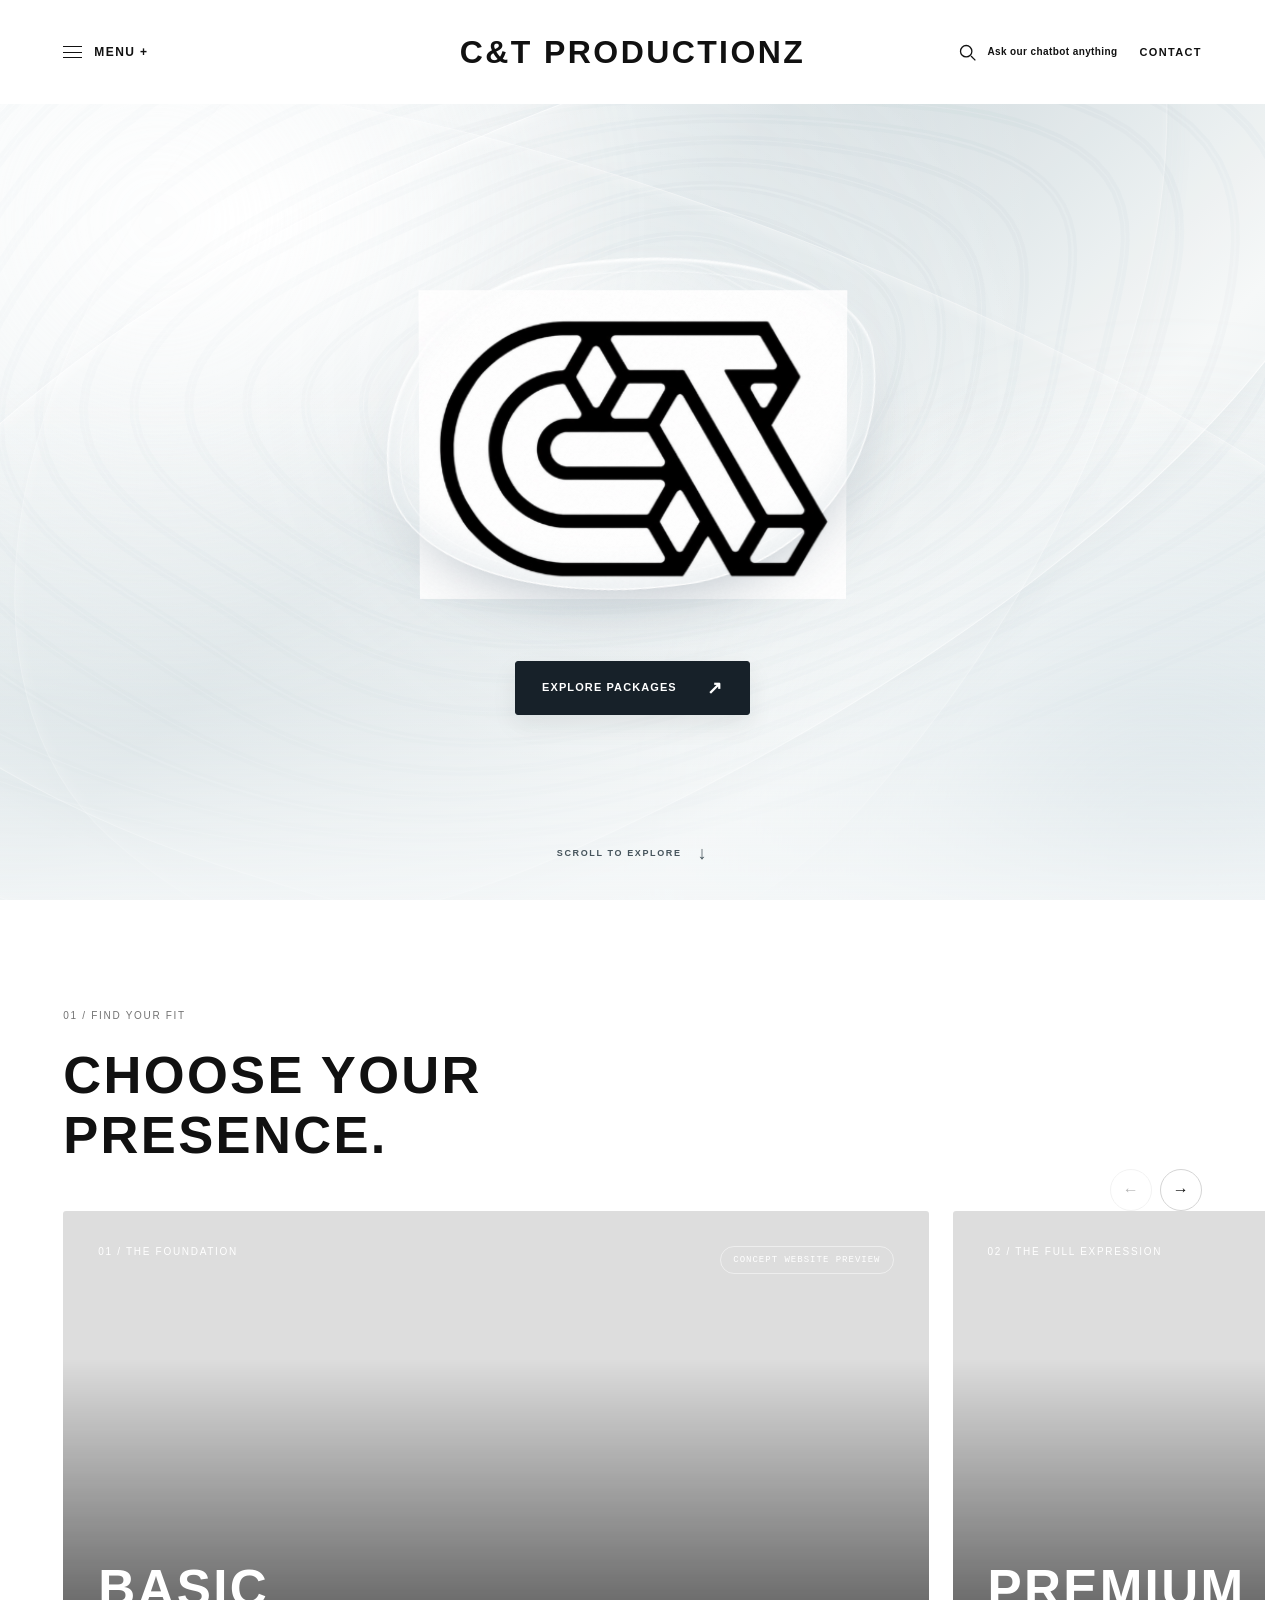
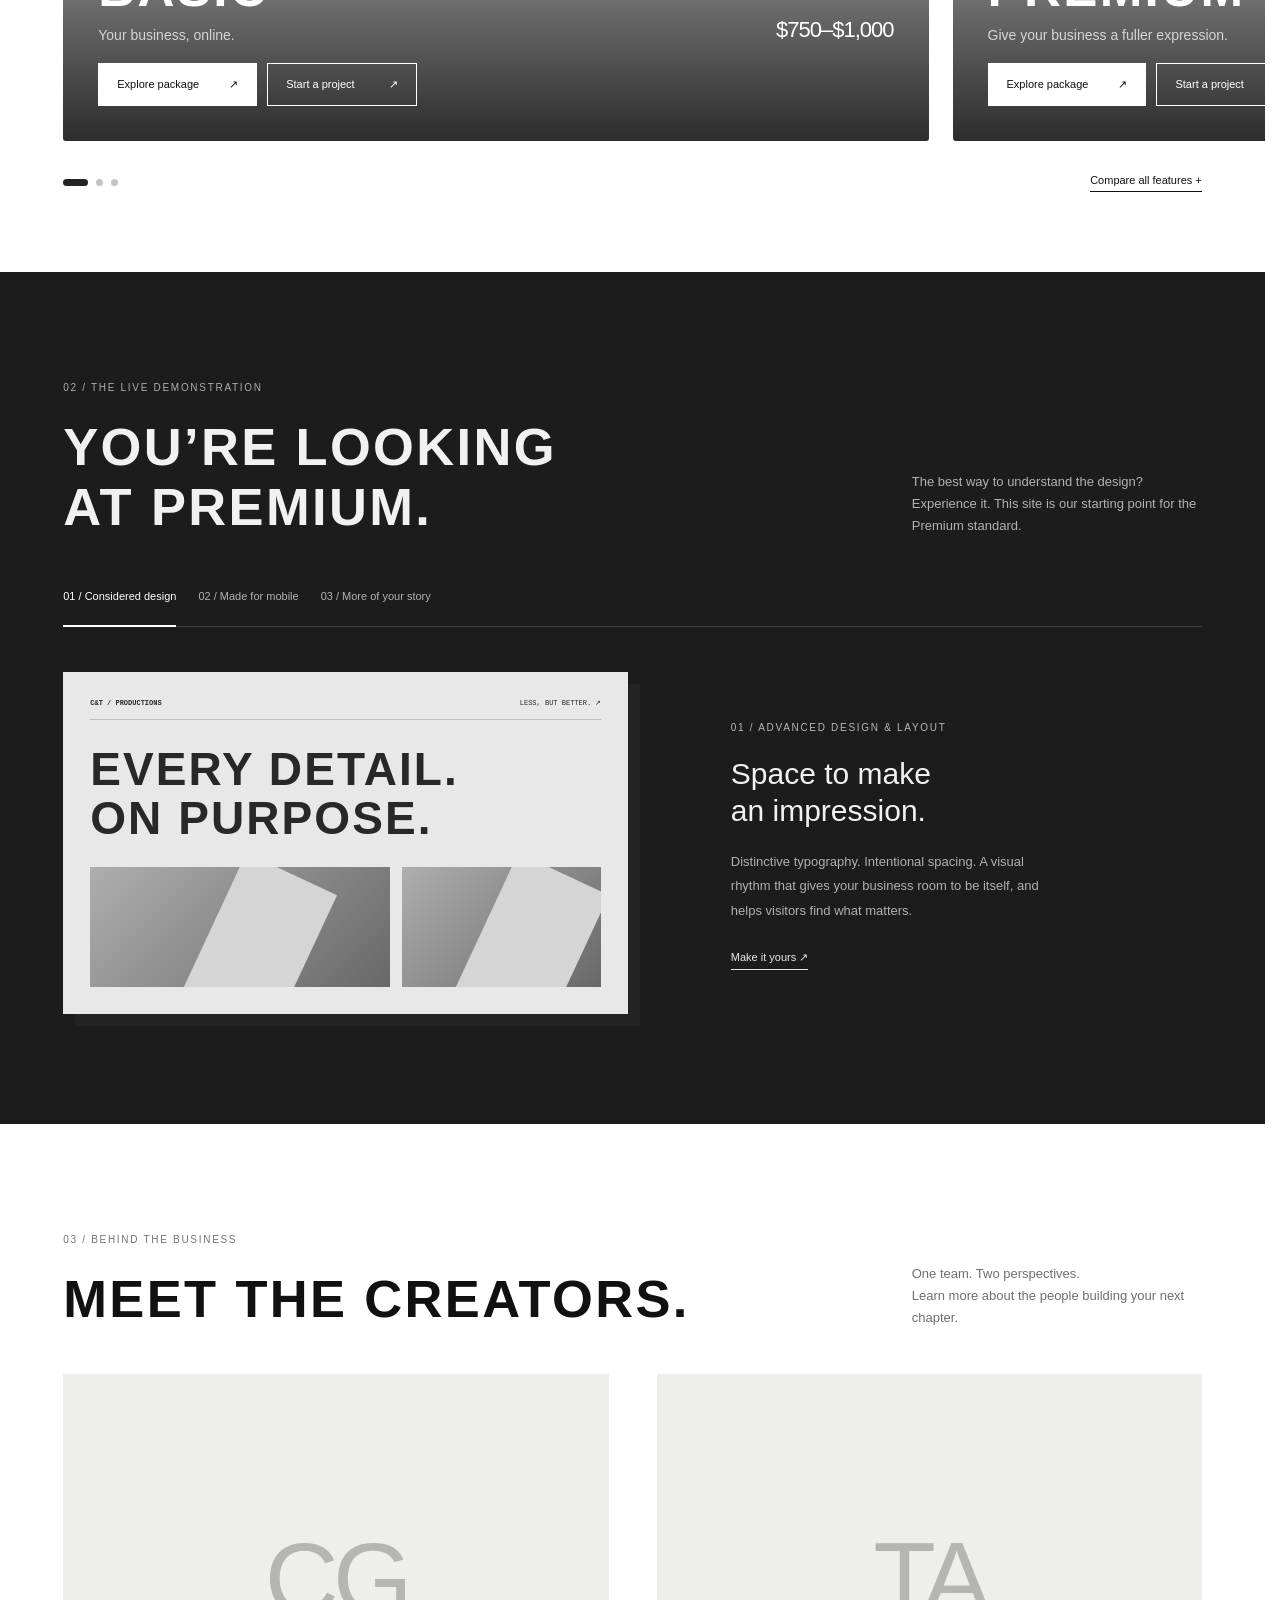
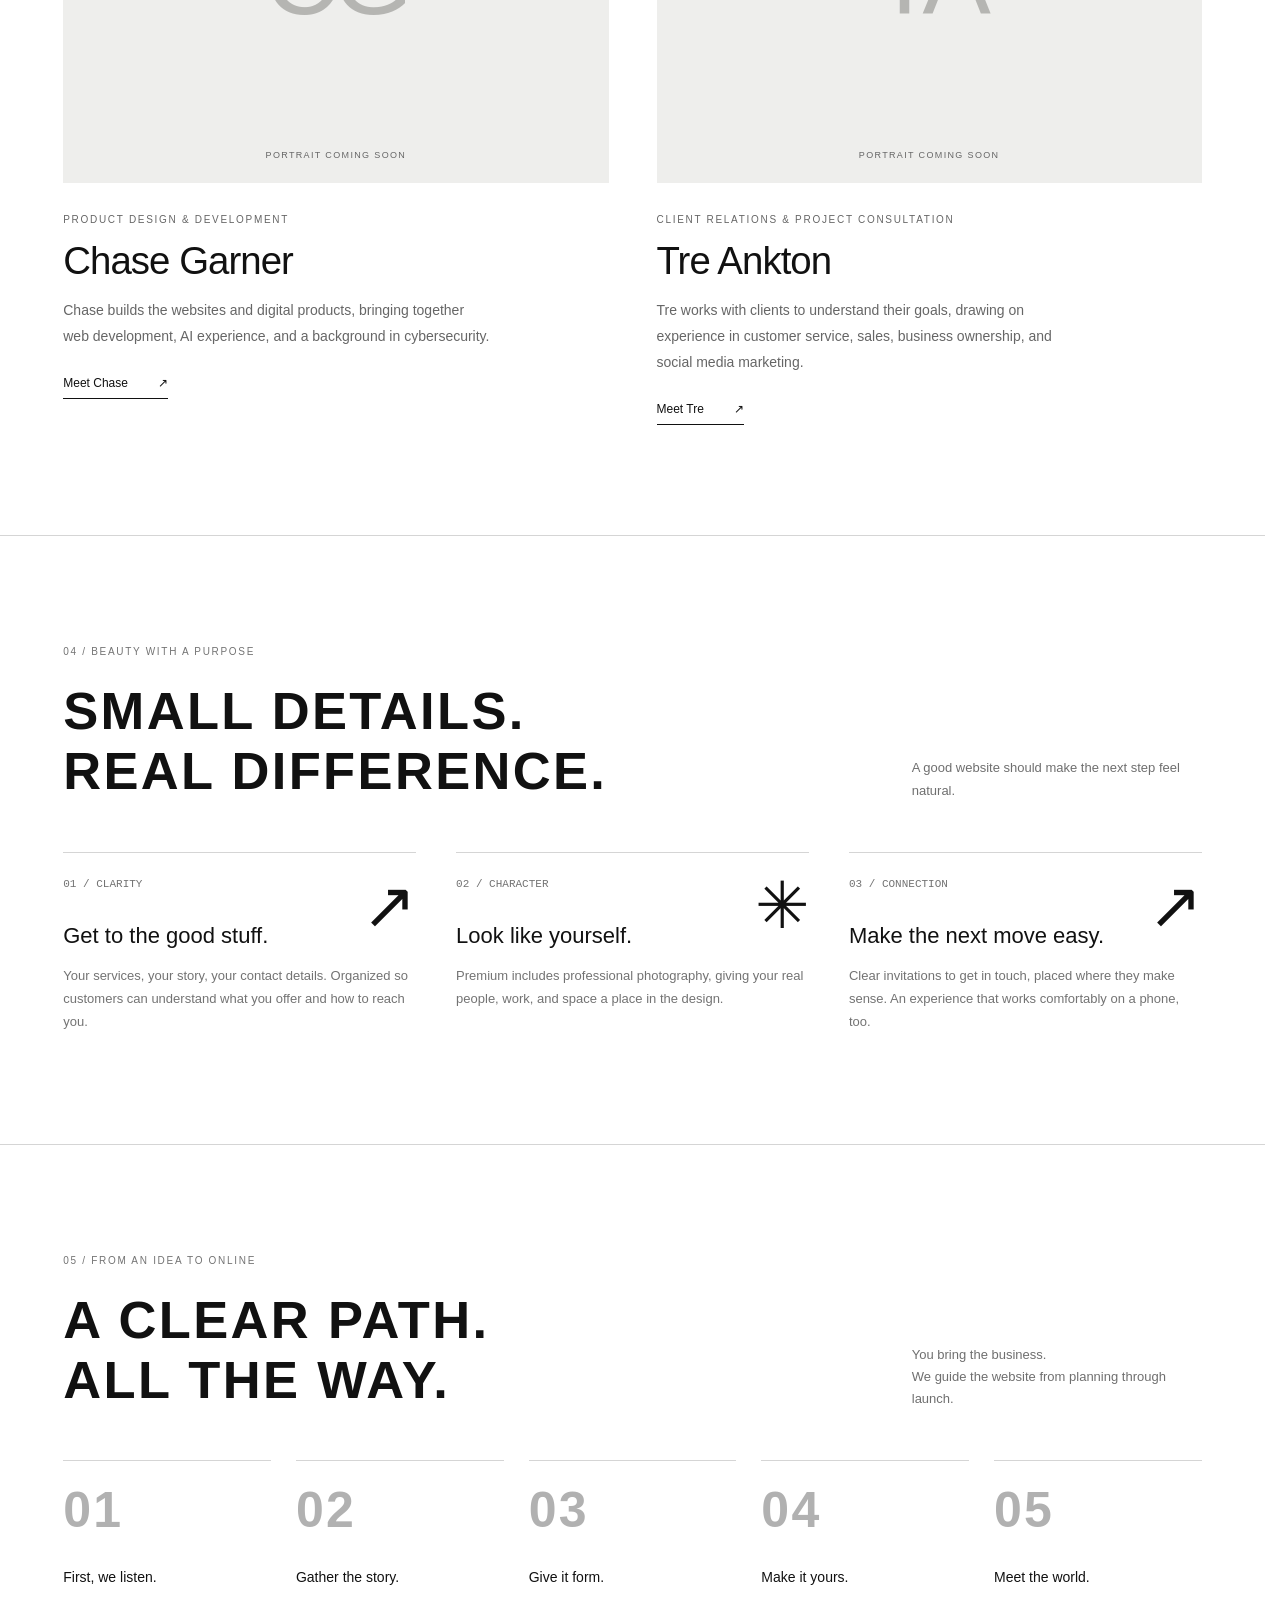
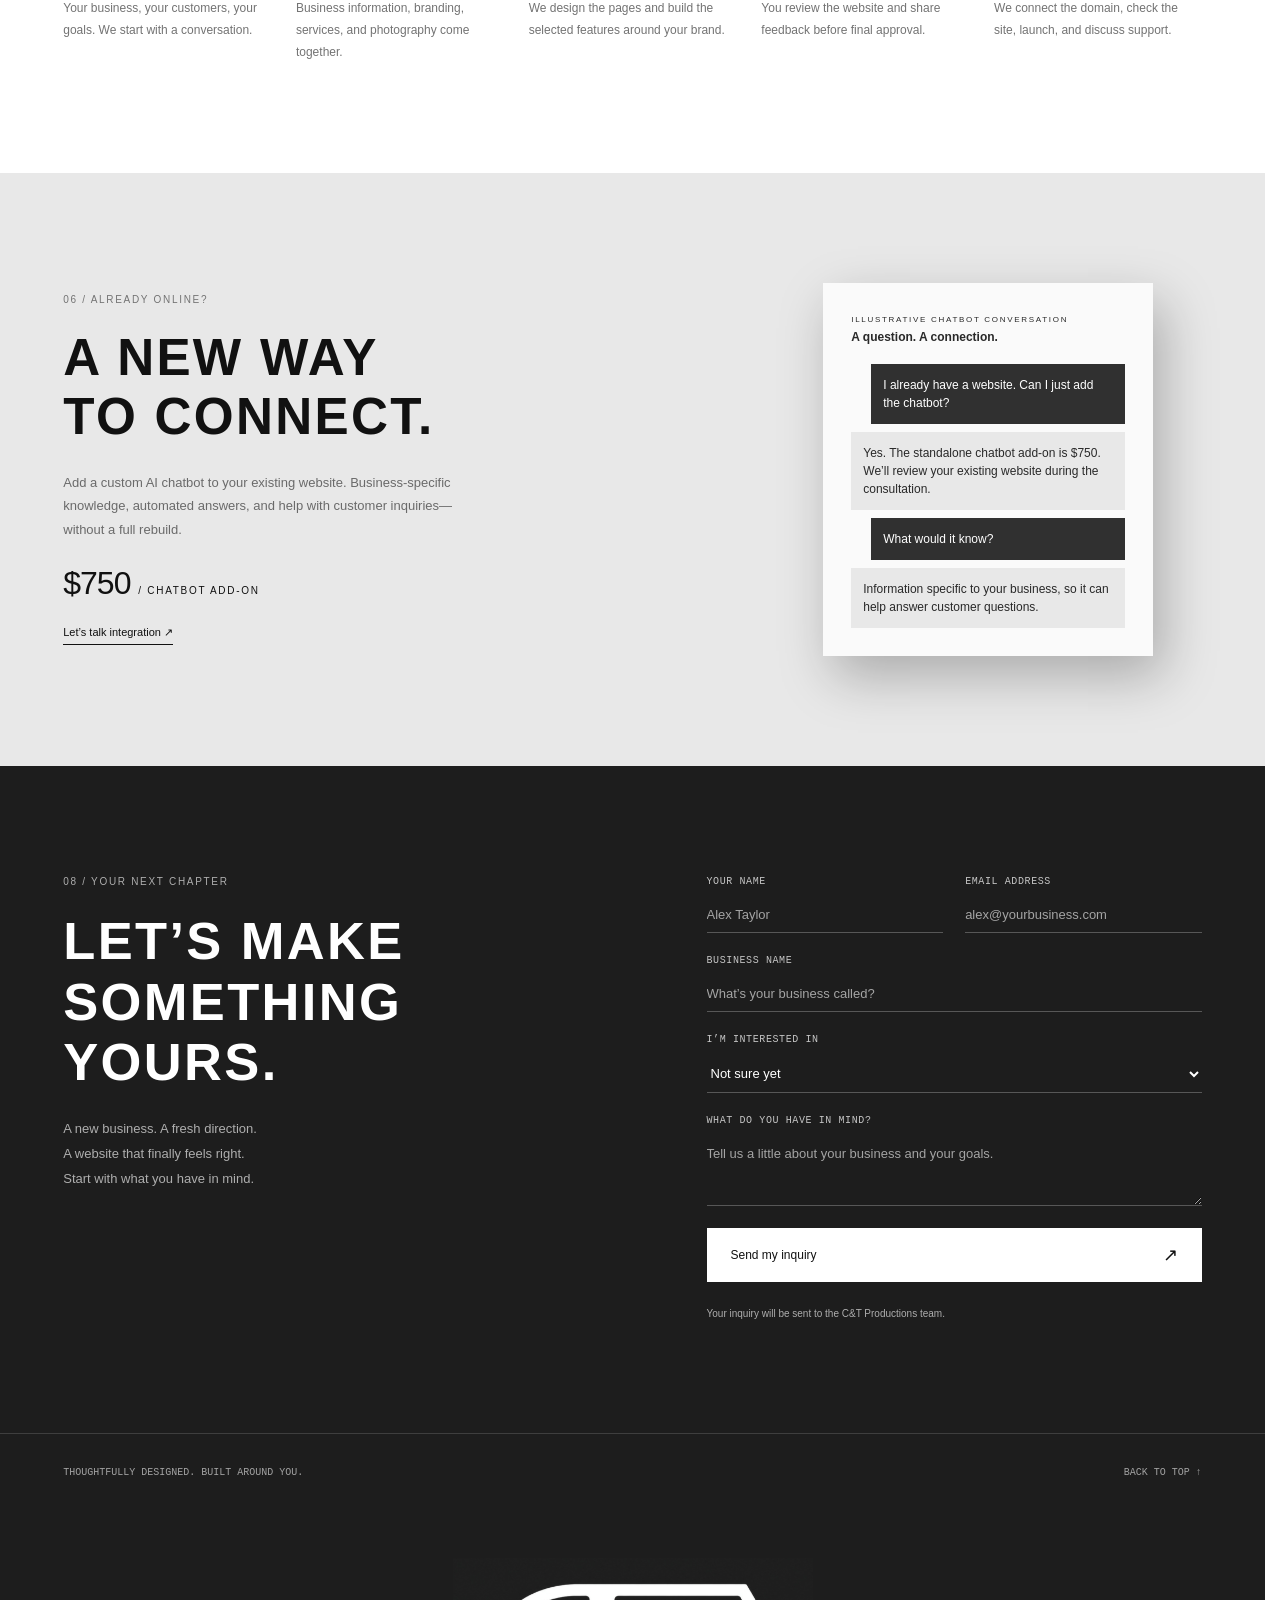
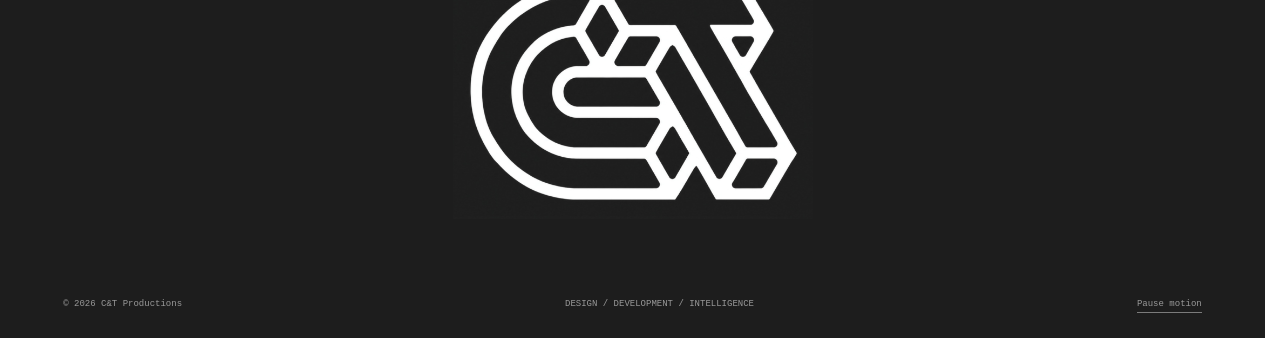
<file: index.html>
<!DOCTYPE html>
<html lang="en">
  <head>
    <meta charset="UTF-8">
    <meta name="viewport" content="width=device-width,initial-scale=1">
    <meta name="description" content="Custom websites, considered design, and AI chatbot integrations. Explore our Basic, Premium, and Premium + Chatbot website packages.">
    <meta name="theme-color" content="#f5f5f1">
    <title>
      C&amp;T Productions — Websites with presence
    </title>
    <link rel="stylesheet" href="style.css">
    <link rel="stylesheet" href="chatbot.css">
    <link rel="icon" href="images/C&amp;T-Logo.jpeg">
<script src="chatbot.js" defer></script>
    <script src="script.js" defer>

    </script>
  </head>
  <body>
    <a class="skip" href="#main">
      Skip to content
    </a>
    <header class="site-header wrap">
      <button class="menu" aria-controls="navigation" aria-expanded="false">Menu</button>
      <a class="brand" href="index.html" aria-label="C&T Productionz home">
        C&amp;T Productionz
      </a>
      <a class="header-contact" href="#contact">Contact</a>
      <nav id="navigation" aria-label="Main navigation">
        <a href="#packages">The packages</a>
        <a href="#premium">The difference</a>
        <a href="#studio">Our studio</a>
        <a href="#process">Our process</a>
        <a href="#contact">Let’s talk</a>
      </nav>
    </header>
    <main id="main">
      <section
  class="hero liquid-hero"
  id="home"
  aria-labelledby="hero-title"
>
  <!-- Water and reflected light -->
  <div class="liquid-scene" aria-hidden="true">
    <canvas class="liquid-canvas"></canvas>

    <div class="liquid-glow liquid-glow-one"></div>
    <div class="liquid-glow liquid-glow-two"></div>

    <div class="liquid-rings">
      <span></span>
      <span></span>
      <span></span>
    </div>
  </div>

  <div class="liquid-hero-inner">
    <!-- Glass surface and floating logo -->
    <div class="liquid-logo-stage">
      <div class="liquid-glass" aria-hidden="true">
        <div class="liquid-glass-shine"></div>
      </div>

      <div class="liquid-logo-float">
        <img
          class="liquid-logo"
          src="images/C&amp;T-Logo.jpeg"
          alt="C&T Productions"
          width="1333"
          height="964"
          fetchpriority="high"
          decoding="async"
        >
      </div>
    </div>

    <a class="pill liquid-cta" href="#packages">
      Explore packages
      <span aria-hidden="true">↗</span>
    </a>
  </div>

  <a class="liquid-scroll" href="#packages">
    <span>Scroll to explore</span>
    <span aria-hidden="true">↓</span>
  </a>
</section>

      <section class="section packages" id="packages">
        <div class="wrap packages-head reveal">
          <div class="section-head">
            <div>
              <span class="label eyebrow">
                01 / Find your fit
              </span>
              <h2>
                CHOOSE YOUR
                <br>
                PRESENCE.
              </h2>
            </div>
          </div>
          <div class="controls">
            <button class="control" id="previous" aria-label="Previous package">
              ←
            </button>
            <button class="control" id="next" aria-label="Next package">
              →
            </button>
          </div>
        </div>
        <div class="rail" aria-label="Website packages" tabindex="0">
          <article class="package">
            <div class="package-visual visual-basic" aria-hidden="true">
              <div class="browser-mock">
                <div class="mock-nav">
                  <b>
                    ATELIER / 01
                  </b>
                  <span>
                    ABOUT
                    &nbsp;
                    WORK
                    &nbsp;
                    CONTACT
                  </span>
                </div>
                <div class="mock-content">
                  <div class="mock-title">
                    A place
                    <br>
                    to begin.
                  </div>
                  <div class="mock-sub">
                    Thoughtfully made.
                    <br>
                    Beautifully simple.
                    <br>
                    <br>
                    EXPLORE THE STUDIO ↗
                  </div>
                  <div class="mock-art">
                  </div>
                </div>
              </div>
            </div>
            <div class="package-top">
              <span class="label">
                01 / The foundation
              </span>
              <span class="tag">
                CONCEPT WEBSITE PREVIEW
              </span>
            </div>
            <div>
              <div class="package-bottom">
                <div>
                  <h3>
                    BASIC
                  </h3>
                  <p class="desc">
                    Your business, online.
                  </p>
                </div>
                <div class="price">
                  $750–$1,000
                </div>
              </div>
              <div class="package-buttons">
                <button class="pill light explore" data-package="Basic">
                  Explore package
                  <span aria-hidden="true">
                    ↗
                  </span>
                </button>
                <a class="pill ghost select-package" data-package="Basic" href="#contact">
                  Start a project
                  <span aria-hidden="true">
                    ↗
                  </span>
                </a>
              </div>
            </div>
          </article>
          <article class="package">
            <div class="package-visual visual-premium" aria-hidden="true">
              <div class="browser-mock">
                <div class="mock-nav">
                  <b>
                    STILL / ARCHITECTURE
                  </b>
                  <span>
                    SPACES
                    &nbsp;
                    APPROACH
                    &nbsp;
                    STUDIO
                  </span>
                </div>
                <div class="mock-content">
                  <div class="mock-title">
                    Space
                    <br>
                    to feel
                    <br>
                    something.
                  </div>
                  <div class="mock-art">
                  </div>
                </div>
              </div>
            </div>
            <div class="package-top">
              <span class="label">
                02 / The full expression
              </span>
              <span class="tag">
                THIS WEBSITE’S DESIGN TIER
              </span>
            </div>
            <div>
              <div class="package-bottom">
                <div>
                  <h3>
                    PREMIUM
                  </h3>
                  <p class="desc">
                    Give your business a fuller expression.
                  </p>
                </div>
                <div class="price">
                  $1,500
                </div>
              </div>
              <div class="package-buttons">
                <button class="pill light explore" data-package="Premium">
                  Explore package
                  <span aria-hidden="true">
                    ↗
                  </span>
                </button>
                <a class="pill ghost select-package" data-package="Premium" href="#contact">
                  Start a project
                  <span aria-hidden="true">
                    ↗
                  </span>
                </a>
              </div>
            </div>
          </article>
          <article class="package">
            <div class="package-visual visual-ai" aria-hidden="true">
              <div class="browser-mock">
                <div class="mock-nav">
                  <b>
                    C&amp;T / PRODUCTIONS
                  </b>
                  <span>
                    DESIGNED AROUND YOU
                  </span>
                </div>
                <div class="mock-content">
                  <div class="mock-title">
                    Always
                    <br>
                    another
                    <br>
                    possibility.
                  </div>
                  <div class="mock-art">
                  </div>
                </div>
              </div>
              <div class="chat-sample">
                <span class="label">
                  SAMPLE CONVERSATION
                </span>
                <strong>
                  A little help, anytime.
                </strong>
                <div class="bubble right">
                  Can you help me choose?
                </div>
                <div class="bubble">
                  Of course. Tell me a little about your business.
                </div>
              </div>
            </div>
            <div class="package-top">
              <span class="label">
                03 / An extra connection
              </span>
              <span class="tag">
                CONCEPT WEBSITE PREVIEW
              </span>
            </div>
            <div>
              <div class="package-bottom">
                <div>
                  <h3>
                    PREMIUM + AI
                  </h3>
                  <p class="desc">
                    The Premium + Chatbot package.
                  </p>
                </div>
                <div class="price">
                  $2,000
                </div>
              </div>
              <div class="package-buttons">
                <button class="pill light explore" data-package="Premium + Chatbot">
                  Explore package
                  <span aria-hidden="true">
                    ↗
                  </span>
                </button>
                <a class="pill ghost select-package" data-package="Premium + Chatbot" href="#contact">
                  Start a project
                  <span aria-hidden="true">
                    ↗
                  </span>
                </a>
              </div>
            </div>
          </article>
        </div>
        <div class="wrap rail-footer">
          <div class="dots" aria-label="Select package">
            <button class="dot" aria-label="Show Basic package" aria-current="true">
            </button>
            <button class="dot" aria-label="Show Premium package" aria-current="false">
            </button>
            <button class="dot" aria-label="Show Premium plus Chatbot package" aria-current="false">
            </button>
          </div>
          <button class="compare" aria-expanded="false" aria-controls="comparison">
            Compare all features +
          </button>
        </div>
        <div class="comparison" id="comparison" hidden>
          <table>
            <caption class="label">
              Your package, at a glance
            </caption>
            <thead>
              <tr>
                <th scope="col">
                  Included features
                </th>
                <th scope="col">
                  Basic
                </th>
                <th scope="col">
                  Premium
                </th>
                <th scope="col">
                  Premium + Chatbot
                </th>
              </tr>
            </thead>
            <tbody>
              <tr>
                <th scope="row">
                  Custom, mobile-friendly website
                </th>
                <td>
                  Yes
                </td>
                <td>
                  Yes
                </td>
                <td>
                  Yes
                </td>
              </tr>
              <tr>
                <th scope="row">
                  Contact
                  &
                  business information
                </th>
                <td>
                  Yes
                </td>
                <td>
                  Yes
                </td>
                <td>
                  Yes
                </td>
              </tr>
              <tr>
                <th scope="row">
                  Basic search engine setup
                </th>
                <td>
                  Yes
                </td>
                <td>
                  Yes
                </td>
                <td>
                  Yes
                </td>
              </tr>
              <tr>
                <th scope="row">
                  Professional photography
                </th>
                <td>
                  —
                </td>
                <td>
                  Yes
                </td>
                <td>
                  Yes
                </td>
              </tr>
              <tr>
                <th scope="row">
                  Advanced design
                  &
                  layout
                </th>
                <td>
                  —
                </td>
                <td>
                  Yes
                </td>
                <td>
                  Yes
                </td>
              </tr>
              <tr>
                <th scope="row">
                  Expanded content sections
                </th>
                <td>
                  —
                </td>
                <td>
                  Yes
                </td>
                <td>
                  Yes
                </td>
              </tr>
              <tr>
                <th scope="row">
                  AI chatbot
                  &
                  24/7 automated answers
                </th>
                <td>
                  —
                </td>
                <td>
                  —
                </td>
                <td>
                  Yes
                </td>
              </tr>
              <tr>
                <th scope="row">
                  Business-specific AI knowledge
                </th>
                <td>
                  —
                </td>
                <td>
                  —
                </td>
                <td>
                  Yes
                </td>
              </tr>
              <tr>
                <th scope="row">
                  Lead
                  &
                  inquiry assistance
                </th>
                <td>
                  —
                </td>
                <td>
                  —
                </td>
                <td>
                  Yes
                </td>
              </tr>
            </tbody>
          </table>
          <p>
            Every project is tailored to the business. Final scope is confirmed during consultation.
          </p>
        </div>
      </section>
      <section class="section premium wrap" id="premium">
        <div class="section-head reveal">
          <div>
            <span class="label eyebrow">
              02 / The live demonstration
            </span>
            <h2>
              YOU’RE LOOKING
              <br>
              AT PREMIUM.
            </h2>
          </div>
          <p>
            The best way to understand the design?
            <br>
            Experience it. This site is our starting point for the Premium standard.
          </p>
        </div>
        <div class="feature-tabs" role="tablist" aria-label="Explore Premium features">
          <button role="tab" id="tab-design" aria-selected="true" aria-controls="feature-panel" data-feature="design">
            01 / Considered design
          </button>
          <button role="tab" id="tab-mobile" aria-selected="false" aria-controls="feature-panel" tabindex="-1" data-feature="mobile">
            02 / Made for mobile
          </button>
          <button role="tab" id="tab-content" aria-selected="false" aria-controls="feature-panel" tabindex="-1" data-feature="content">
            03 / More of your story
          </button>
        </div>
        <div class="feature-stage" id="feature-panel" role="tabpanel" aria-labelledby="tab-design">
          <div class="demo-window" aria-hidden="true">
            <div class="mock-nav">
              <b>
                C&amp;T / PRODUCTIONS
              </b>
              <span>
                LESS, BUT BETTER. ↗
              </span>
            </div>
            <div class="mock-title">
              EVERY DETAIL.
              <br>
              ON PURPOSE.
            </div>
            <div class="demo-bars">
              <div>
              </div>
              <div>
              </div>
              <div hidden>
              </div>
            </div>
          </div>
          <div class="feature-copy">
            <span class="label" id="feature-number">
              01 / Advanced design
              &
              layout
            </span>
            <h3 id="feature-title">
              Space to make
              <br>
              an impression.
            </h3>
            <p id="feature-description">
              Distinctive typography. Intentional spacing. A visual rhythm that gives your business room to be itself, and helps visitors find what matters.
            </p>
            <a class="textlink select-package" data-package="Premium" href="#contact">
              Make it yours ↗
            </a>
          </div>
        </div>
      </section>
      <section class="section wrap creators" id="studio" aria-labelledby="creators-title">
      <div class="section-head reveal">
        <div><span class="label eyebrow">03 / Behind the business</span><h2 id="creators-title">Meet the creators.</h2></div>
        <p>One team. Two perspectives.<br>Learn more about the people building your next chapter.</p>
      </div>
      <div class="creator-grid"><a class="creator-card reveal" href="chase-garner.html" aria-label="Learn more about Chase Garner">
        <div class="creator-photo" role="img" aria-label="Photo placeholder for Chase Garner">
          <!-- Replace this div with an img using the same classes when your portrait is ready. -->
          <span class="creator-initials" aria-hidden="true">CG</span>
          <span class="creator-photo-label">Portrait coming soon</span>
        </div>
        <div class="creator-card-copy">
          <p class="label creator-role">Product Design & Development</p>
          <h3>Chase Garner</h3>
          <p>Chase builds the websites and digital products, bringing together web development, AI experience, and a background in cybersecurity.</p>
          <span class="creator-link">Meet Chase <span aria-hidden="true">↗</span></span>
        </div>
      </a>
<a class="creator-card reveal" href="tre-ankton.html" aria-label="Learn more about Tre Ankton">
        <div class="creator-photo" role="img" aria-label="Photo placeholder for Tre Ankton">
          <!-- Replace this div with an img using the same classes when your portrait is ready. -->
          <span class="creator-initials" aria-hidden="true">TA</span>
          <span class="creator-photo-label">Portrait coming soon</span>
        </div>
        <div class="creator-card-copy">
          <p class="label creator-role">Client Relations & Project Consultation</p>
          <h3>Tre Ankton</h3>
          <p>Tre works with clients to understand their goals, drawing on experience in customer service, sales, business ownership, and social media marketing.</p>
          <span class="creator-link">Meet Tre <span aria-hidden="true">↗</span></span>
        </div>
      </a></div>
    </section>
      <section class="section wrap">
        <div class="section-head reveal">
          <div>
            <span class="label eyebrow">
              04 / Beauty with a purpose
            </span>
            <h2>
              SMALL DETAILS.
              <br>
              REAL DIFFERENCE.
            </h2>
          </div>
          <p>
            A good website should make the next step feel natural.
          </p>
        </div>
        <div class="detail-grid">
          <article class="detail reveal">
            <span class="index">
              01 / CLARITY
            </span>
            <span class="detail-symbol" aria-hidden="true">
              ↗
            </span>
            <h3>
              Get to the good stuff.
            </h3>
            <p>
              Your services, your story, your contact details. Organized so customers can understand what you offer and how to reach you.
            </p>
          </article>
          <article class="detail reveal">
            <span class="index">
              02 / CHARACTER
            </span>
            <span class="detail-symbol" aria-hidden="true">
              ✳
            </span>
            <h3>
              Look like yourself.
            </h3>
            <p>
              Premium includes professional photography, giving your real people, work, and space a place in the design.
            </p>
          </article>
          <article class="detail reveal">
            <span class="index">
              03 / CONNECTION
            </span>
            <span class="detail-symbol" aria-hidden="true">
              ↗
            </span>
            <h3>
              Make the next move easy.
            </h3>
            <p>
              Clear invitations to get in touch, placed where they make sense. An experience that works comfortably on a phone, too.
            </p>
          </article>
        </div>
      </section>
      <section class="section wrap process" id="process">
        <div class="section-head reveal">
          <div>
            <span class="label eyebrow">
              05 / From an idea to online
            </span>
            <h2>
              A CLEAR PATH.
              <br>
              ALL THE WAY.
            </h2>
          </div>
          <p>
            You bring the business.
            <br>
            We guide the website from planning through launch.
          </p>
        </div>
        <div class="steps">
          <article class="step reveal">
            <span class="step-number">
              01
            </span>
            <h3>
              First, we listen.
            </h3>
            <p>
              Your business, your customers, your goals. We start with a conversation.
            </p>
          </article>
          <article class="step reveal">
            <span class="step-number">
              02
            </span>
            <h3>
              Gather the story.
            </h3>
            <p>
              Business information, branding, services, and photography come together.
            </p>
          </article>
          <article class="step reveal">
            <span class="step-number">
              03
            </span>
            <h3>
              Give it form.
            </h3>
            <p>
              We design the pages and build the selected features around your brand.
            </p>
          </article>
          <article class="step reveal">
            <span class="step-number">
              04
            </span>
            <h3>
              Make it yours.
            </h3>
            <p>
              You review the website and share feedback before final approval.
            </p>
          </article>
          <article class="step reveal">
            <span class="step-number">
              05
            </span>
            <h3>
              Meet the world.
            </h3>
            <p>
              We connect the domain, check the site, launch, and discuss support.
            </p>
          </article>
        </div>
      </section>
      <section class="section wrap addon">
        <div class="reveal">
          <span class="label eyebrow">
            06 / Already online?
          </span>
          <h2>
            A NEW WAY
            <br>
            TO CONNECT.
          </h2>
          <p>
            Add a custom AI chatbot to your existing website. Business-specific knowledge, automated answers, and help with customer inquiries—without a full rebuild.
          </p>
          <div class="price">
            $750
            <span class="label">
              / Chatbot add-on
            </span>
          </div>
          <a class="textlink select-package" data-package="Chatbot add-on" href="#contact">
            Let’s talk integration ↗
          </a>
        </div>
        <div class="chat-sample reveal">
          <span class="label">
            ILLUSTRATIVE CHATBOT CONVERSATION
          </span>
          <strong>
            A question. A connection.
          </strong>
          <div class="bubble right">
            I already have a website. Can I just add the chatbot?
          </div>
          <div class="bubble">
            Yes. The standalone chatbot add-on is $750. We’ll review your existing website during the consultation.
          </div>
          <div class="bubble right">
            What would it know?
          </div>
          <div class="bubble">
            Information specific to your business, so it can help answer customer questions.
          </div>
        </div>
      </section>
      <section class="section wrap contact" id="contact">
        <div class="contact-grid">
          <div class="reveal">
            <span class="label eyebrow">
              08 / Your next chapter
            </span>
            <h2>
              LET’S MAKE
              <br>
              SOMETHING
              <br>
              YOURS.
            </h2>
            <p>
              A new business. A fresh direction.
              <br>
              A website that finally feels right.
              <br>
              Start with what you have in mind.
            </p>
          </div>
          <form
  id="inquiry"
  action="https://formspree.io/f/mljjrzdz"
  method="POST"
>
            <div class="field">
              <label for="name">
                YOUR NAME
              </label>
              <input id="name" name="name" autocomplete="name" placeholder="Alex Taylor" required maxlength="100">
            </div>
            <div class="field">
              <label for="email">
                EMAIL ADDRESS
              </label>
              <input id="email" name="email" type="email" autocomplete="email" placeholder="alex@yourbusiness.com" required>
            </div>
            <div class="field full">
              <label for="business">
                BUSINESS NAME
              </label>
              <input id="business" name="business" autocomplete="organization" placeholder="What’s your business called?" required maxlength="200">
            </div>
            <div class="field full">
              <label for="interest">
                I’M INTERESTED IN
              </label>
              <select id="interest" name="package">
                <option value="Not sure yet">Not sure yet</option>
                <option value="Basic">Basic</option>
                <option value="Premium">Premium</option>
                <option value="Premium + Chatbot">Premium + Chatbot</option>
                <option value="Chatbot add-on">Chatbot add-on</option>
              </select>
          </div>
          <div class="field full">
            <label for="message">
              WHAT DO YOU HAVE IN MIND?
            </label>
            <textarea id="message" name="message" placeholder="Tell us a little about your business and your goals." required maxlength="4000"></textarea>
          </div>
          <button class="pill light" type="submit">
            Send my inquiry
            <span class="arrow" aria-hidden="true">
              ↗
            </span>
          </button>
          <p class="form-note">
            Your inquiry will be sent to the C&T Productions team.
          </p>
          <div class="form-result" role="status" hidden>
          </div>
        </form>
      </div>
    </section>
  </main>
  <footer class="footer wrap">
    <div class="footer-top">
      <span>
        THOUGHTFULLY DESIGNED. BUILT AROUND YOU.
      </span>
      <a href="#" aria-label="Back to top">
        BACK TO TOP ↑
      </a>
    </div>
    <div class="footer-logo-wrap">
  <a href="#home" aria-label="C&T Productions — back to top">
    <img
      class="footer-logo"
      src="images/C&amp;T-Logo.jpeg"
      alt="C&T Productions"
      width="240"
      height="174"
      loading="lazy"
      decoding="async"
    >
  </a>
</div>
    <div class="footer-bottom">
      <span>
        © 2026 C&amp;T Productions
      </span>
      <span>
        DESIGN / DEVELOPMENT / INTELLIGENCE
      </span>
      <button class="motion-toggle" aria-pressed="false">
        Pause motion
      </button>
    </div>
  </footer>
  <dialog id="package-dialog">
    <form method="dialog">
      <button aria-label="Close package details">
        ×
      </button>
    </form>
    <span class="label">
      YOUR WEBSITE PACKAGE
    </span>
    <h2 id="dialog-title">
    </h2>
    <p id="dialog-price">
    </p>
    <ul id="dialog-features">
    </ul>
    <p>
      Final scope is confirmed during consultation. Every project is tailored to your business.
    </p>
    <a class="pill" href="#contact" id="dialog-start">
      Start a project ↗
    </a>
  </dialog>
</body>
</html>
</file>
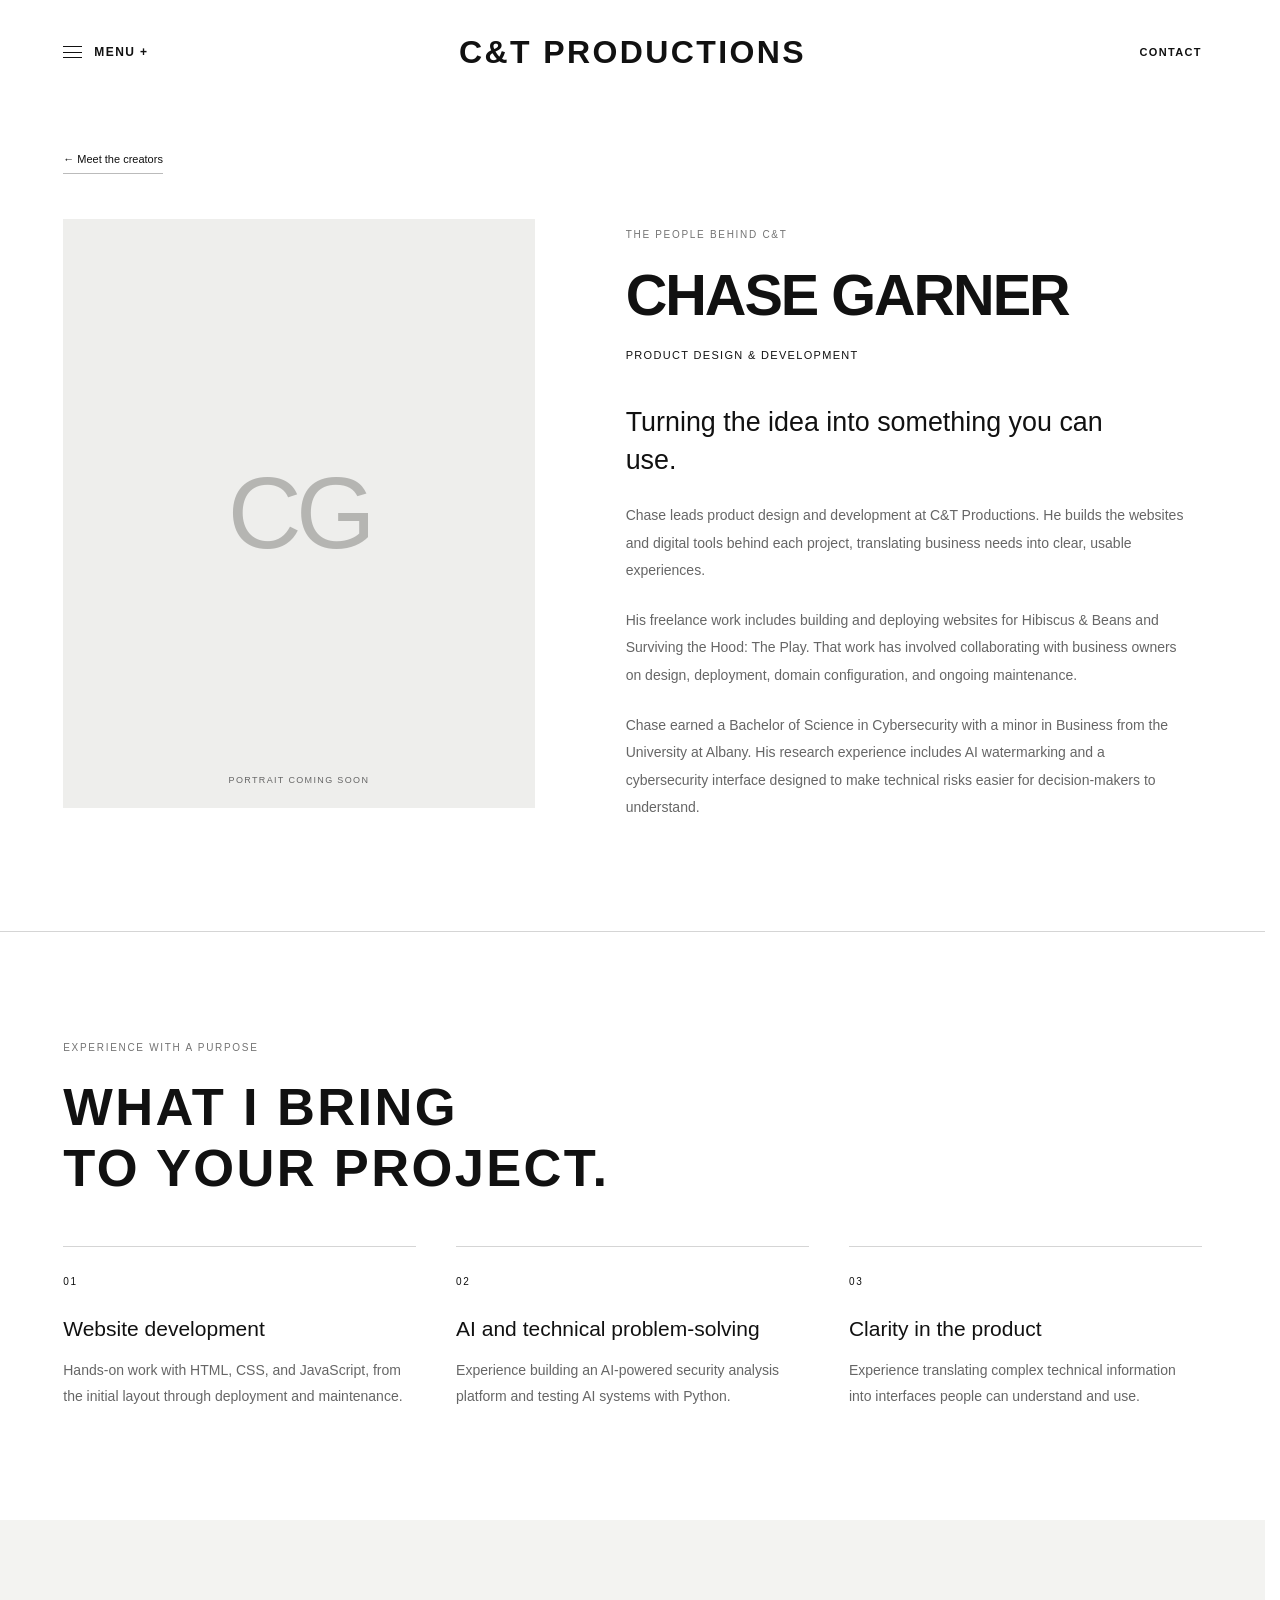
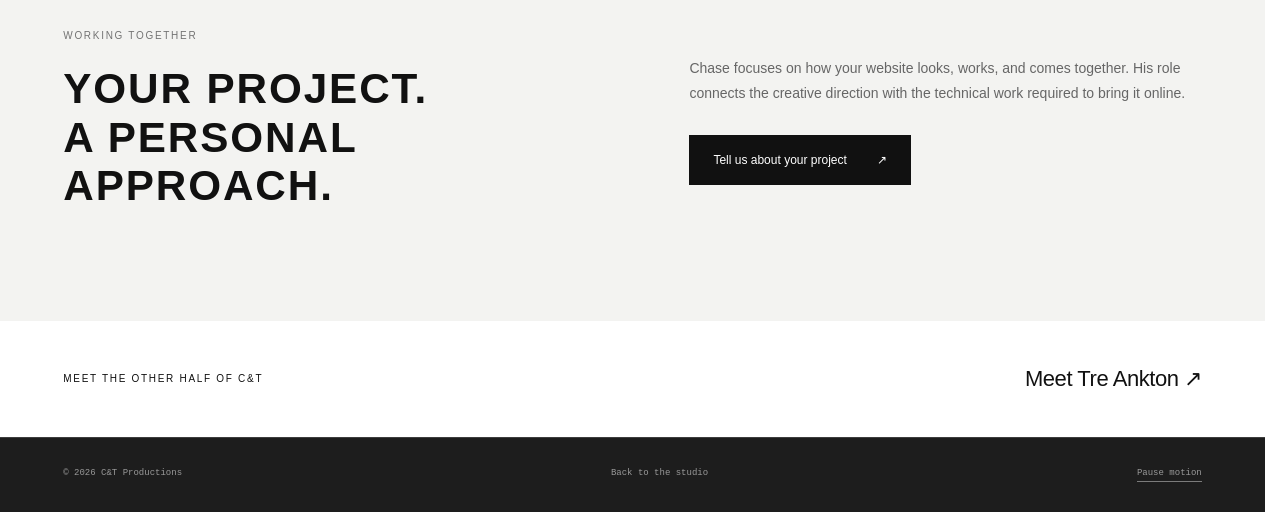
<file: chase-garner.html>
<!DOCTYPE html>
<html lang="en">
<head>
  <meta charset="UTF-8">
  <meta name="viewport" content="width=device-width, initial-scale=1">
  <meta name="description" content="Meet Chase Garner, Product Design & Development at C&amp;T Productions.">
  <title>Chase Garner | C&amp;T Productions</title>
  <link rel="stylesheet" href="style.css">
  <script src="script.js" defer></script>
</head>
<body class="creator-page">
  <a class="skip" href="#main">Skip to content</a>
  <header class="site-header wrap">
      <button class="menu" aria-controls="navigation" aria-expanded="false">Menu</button>
      <a class="brand" href="index.html" aria-label="C&amp;T Productions home">C&amp;T Productions</a>
      <a class="header-contact" href="index.html#contact">Contact</a>
      <nav id="navigation" aria-label="Main navigation">
        <a href="index.html#packages">The packages</a>
        <a href="index.html#premium">The difference</a>
        <a href="index.html#studio">Our studio</a>
        <a href="index.html#process">Our process</a>
        <a href="index.html#contact">Let’s talk</a>
      </nav>
    </header>
  <main id="main">
    <section class="section wrap creator-profile" aria-labelledby="creator-name">
      <a class="profile-back" href="index.html#studio">← Meet the creators</a>
      <div class="profile-grid">
        <div class="creator-photo creator-photo-large" role="img" aria-label="Photo placeholder for Chase Garner">
          <!-- Replace this div with an img using the same classes when your portrait is ready. -->
          <span class="creator-initials" aria-hidden="true">CG</span>
          <span class="creator-photo-label">Portrait coming soon</span>
        </div>
        <div class="profile-intro reveal">
          <span class="label eyebrow">The people behind C&amp;T</span>
          <h1 id="creator-name">Chase Garner</h1>
          <p class="profile-role">Product Design & Development</p>
          <p class="profile-lead">Turning the idea into something you can use.</p>
          <div class="profile-bio"><p>Chase leads product design and development at C&T Productions. He builds the websites and digital tools behind each project, translating business needs into clear, usable experiences.</p>
<p>His freelance work includes building and deploying websites for Hibiscus & Beans and Surviving the Hood: The Play. That work has involved collaborating with business owners on design, deployment, domain configuration, and ongoing maintenance.</p>
<p>Chase earned a Bachelor of Science in Cybersecurity with a minor in Business from the University at Albany. His research experience includes AI watermarking and a cybersecurity interface designed to make technical risks easier for decision-makers to understand.</p></div>
        </div>
      </div>
    </section>
    <section class="section wrap profile-experience" aria-labelledby="experience-title">
      <span class="label eyebrow">Experience with a purpose</span>
      <h2 id="experience-title">What I bring<br>to your project.</h2>
      <div class="profile-strengths"><article><span class="label">01</span><h3>Website development</h3><p>Hands-on work with HTML, CSS, and JavaScript, from the initial layout through deployment and maintenance.</p></article>
<article><span class="label">02</span><h3>AI and technical problem-solving</h3><p>Experience building an AI-powered security analysis platform and testing AI systems with Python.</p></article>
<article><span class="label">03</span><h3>Clarity in the product</h3><p>Experience translating complex technical information into interfaces people can understand and use.</p></article></div>
    </section>
    <section class="section wrap profile-connection">
      <div><span class="label eyebrow">Working together</span><h2>Your project.<br>A personal approach.</h2></div>
      <div><p>Chase focuses on how your website looks, works, and comes together. His role connects the creative direction with the technical work required to bring it online.</p><a class="pill" href="index.html#contact">Tell us about your project <span aria-hidden="true">↗</span></a></div>
    </section>
    <div class="wrap profile-next"><span class="label">Meet the other half of C&amp;T</span><a href="tre-ankton.html">Meet Tre Ankton <span aria-hidden="true">↗</span></a></div>
  </main>
  <footer class="footer wrap profile-footer">
    <div class="footer-bottom"><span>© 2026 C&amp;T Productions</span><a href="index.html#studio">Back to the studio</a><button class="motion-toggle" aria-pressed="false">Pause motion</button></div>
  </footer>
</body>
</html>
</file>
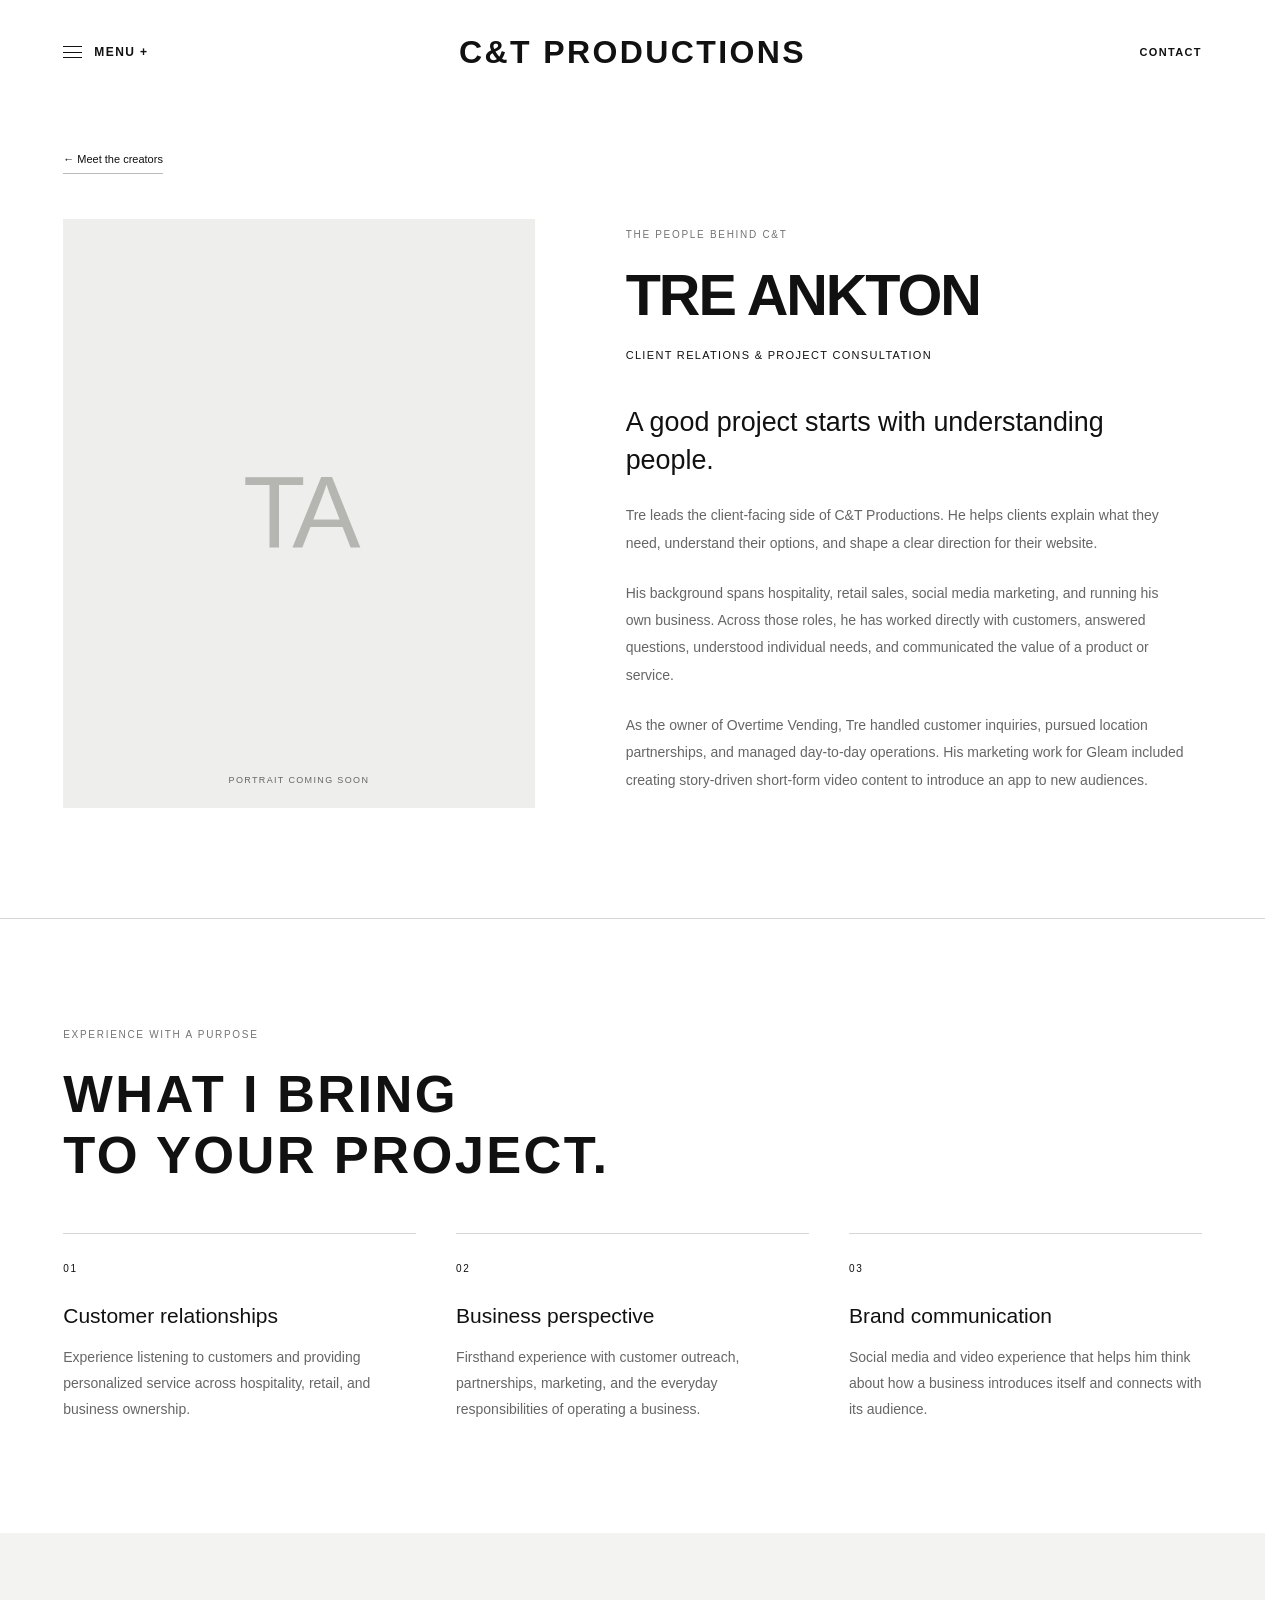
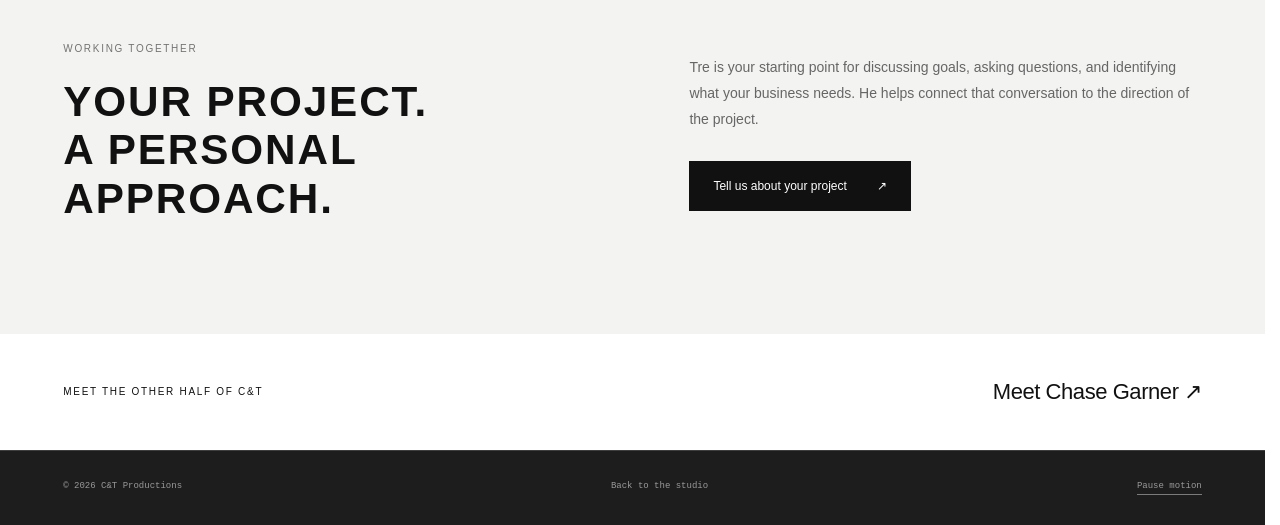
<file: tre-ankton.html>
<!DOCTYPE html>
<html lang="en">
<head>
  <meta charset="UTF-8">
  <meta name="viewport" content="width=device-width, initial-scale=1">
  <meta name="description" content="Meet Tre Ankton, Client Relations & Project Consultation at C&amp;T Productions.">
  <title>Tre Ankton | C&amp;T Productions</title>
  <link rel="stylesheet" href="style.css">
  <script src="script.js" defer></script>
</head>
<body class="creator-page">
  <a class="skip" href="#main">Skip to content</a>
  <header class="site-header wrap">
      <button class="menu" aria-controls="navigation" aria-expanded="false">Menu</button>
      <a class="brand" href="index.html" aria-label="C&amp;T Productions home">C&amp;T Productions</a>
      <a class="header-contact" href="index.html#contact">Contact</a>
      <nav id="navigation" aria-label="Main navigation">
        <a href="index.html#packages">The packages</a>
        <a href="index.html#premium">The difference</a>
        <a href="index.html#studio">Our studio</a>
        <a href="index.html#process">Our process</a>
        <a href="index.html#contact">Let’s talk</a>
      </nav>
    </header>
  <main id="main">
    <section class="section wrap creator-profile" aria-labelledby="creator-name">
      <a class="profile-back" href="index.html#studio">← Meet the creators</a>
      <div class="profile-grid">
        <div class="creator-photo creator-photo-large" role="img" aria-label="Photo placeholder for Tre Ankton">
          <!-- Replace this div with an img using the same classes when your portrait is ready. -->
          <span class="creator-initials" aria-hidden="true">TA</span>
          <span class="creator-photo-label">Portrait coming soon</span>
        </div>
        <div class="profile-intro reveal">
          <span class="label eyebrow">The people behind C&amp;T</span>
          <h1 id="creator-name">Tre Ankton</h1>
          <p class="profile-role">Client Relations & Project Consultation</p>
          <p class="profile-lead">A good project starts with understanding people.</p>
          <div class="profile-bio"><p>Tre leads the client-facing side of C&T Productions. He helps clients explain what they need, understand their options, and shape a clear direction for their website.</p>
<p>His background spans hospitality, retail sales, social media marketing, and running his own business. Across those roles, he has worked directly with customers, answered questions, understood individual needs, and communicated the value of a product or service.</p>
<p>As the owner of Overtime Vending, Tre handled customer inquiries, pursued location partnerships, and managed day-to-day operations. His marketing work for Gleam included creating story-driven short-form video content to introduce an app to new audiences.</p></div>
        </div>
      </div>
    </section>
    <section class="section wrap profile-experience" aria-labelledby="experience-title">
      <span class="label eyebrow">Experience with a purpose</span>
      <h2 id="experience-title">What I bring<br>to your project.</h2>
      <div class="profile-strengths"><article><span class="label">01</span><h3>Customer relationships</h3><p>Experience listening to customers and providing personalized service across hospitality, retail, and business ownership.</p></article>
<article><span class="label">02</span><h3>Business perspective</h3><p>Firsthand experience with customer outreach, partnerships, marketing, and the everyday responsibilities of operating a business.</p></article>
<article><span class="label">03</span><h3>Brand communication</h3><p>Social media and video experience that helps him think about how a business introduces itself and connects with its audience.</p></article></div>
    </section>
    <section class="section wrap profile-connection">
      <div><span class="label eyebrow">Working together</span><h2>Your project.<br>A personal approach.</h2></div>
      <div><p>Tre is your starting point for discussing goals, asking questions, and identifying what your business needs. He helps connect that conversation to the direction of the project.</p><a class="pill" href="index.html#contact">Tell us about your project <span aria-hidden="true">↗</span></a></div>
    </section>
    <div class="wrap profile-next"><span class="label">Meet the other half of C&amp;T</span><a href="chase-garner.html">Meet Chase Garner <span aria-hidden="true">↗</span></a></div>
  </main>
  <footer class="footer wrap profile-footer">
    <div class="footer-bottom"><span>© 2026 C&amp;T Productions</span><a href="index.html#studio">Back to the studio</a><button class="motion-toggle" aria-pressed="false">Pause motion</button></div>
  </footer>
</body>
</html>
</file>
<file: style.css>
/*
 * C&T Productions — style.css
 * Save beside index.html and script.js.
 * Clean sans-serif typography using local system fonts; no font download needed.
 * Structure, responsiveness, and motion match the supplied HTML and JavaScript.
 */

:root {
  --paper:#f5f5f5;
  --ink:#191919;
  --muted:#737373;
  --line:#d5d5d5;
  --ease:cubic-bezier(.22,1,.36,1)
}

* {
  box-sizing:border-box
}

html {
  scroll-behavior:smooth;
  scroll-padding-top:90px
}

body {
  margin:0;
  background:var(--paper);
  color:var(--ink);
  font-family:Arial,Helvetica,sans-serif;
  -webkit-font-smoothing:antialiased
}

a {
  color:inherit;
  text-decoration:none
}

button,input,textarea,select {
  font:inherit
}

button,a {
  -webkit-tap-highlight-color:transparent
}

button {
  cursor:pointer
}

button:focus-visible,a:focus-visible,input:focus-visible,textarea:focus-visible,select:focus-visible {
  outline:2px solid #757575;
  outline-offset:6px
}

button {
  color:inherit
}

::selection {
  background:#202020;
  color:white
}

h1,h2,h3,p {
  margin:0
}

h1,h2,.display,.brand {
  font-family: "Helvetica Neue", Helvetica, Arial, sans-serif;
  font-weight:400;
  text-transform:uppercase
}

.label {
  font-family:monospace;
  font-size:10px;
  font-weight:500;
  letter-spacing:1.7px;
  text-transform:uppercase
}

.wrap {
  padding-inline:5%
}

.pill {
  display:inline-flex;
  align-items:center;
  justify-content:space-between;
  gap:30px;
  padding:17px 23px;
  font-size:12px;
  border:1px solid var(--ink);
  background:var(--ink);
  color:var(--paper);
  transition:background .3s,transform .4s var(--ease)
}

.pill:hover {
  background:#454545;
  transform:translateY(-3px)
}

.pill.light {
  background:var(--paper);
  color:var(--ink);
  border-color:var(--paper)
}

.pill.ghost {
  background:transparent;
  color:inherit;
  border-color:currentColor
}

.arrow {
  font-size:18px;
  line-height:1;
  display:inline-block;
  transition:transform .3s
}

a:hover .arrow,button:hover .arrow {
  transform:translate(3px,-3px)
}

.skip {
  position:fixed;
  top:-70px;
  left:20px;
  z-index:50;
  background:white;
  padding:16px
}

.skip:focus {
  top:10px
}

header {
  height:90px;
  display:flex;
  justify-content:space-between;
  align-items:center;
  border-bottom:1px solid var(--line);
  position:relative;
  z-index:10;
  background:var(--paper)
}

.brand {
  font-size:27px;
  letter-spacing:3px;
  display:flex;
  align-items:center;
  gap:15px
}

.brand small {
  font:9px/1.5 monospace;
  letter-spacing:1px;
  border-left:1px solid #aaaaaa;
  padding-left:15px
}

nav {
  display:flex;
  align-items:center;
  gap:30px;
  font-size:11px
}

nav>a:not(.nav-cta) {
  position:relative
}

nav>a:not(.nav-cta):after {
  content:'';
  position:absolute;
  bottom:-5px;
  left:0;
  width:100%;
  height:1px;
  background:currentColor;
  transform:scaleX(0);
  transform-origin:left;
  transition:transform .3s
}

nav>a:hover:after {
  transform:scaleX(1)
}

.nav-cta {
  border:1px solid var(--line);
  padding:12px 17px
}

.menu {
  display:none;
  border:0;
  background:transparent;
  padding:12px
}

.hero {
  padding-top:49px;
  position:relative
}

.hero-top {
  display:flex;
  justify-content:space-between;
  align-items:center
}

.status {
  display:flex;
  align-items:center;
  gap:9px
}

.status:before {
  content:'';
  width:5px;
  height:5px;
  border-radius:50%;
  background:currentColor
}

.hero h1 {
  font-size:clamp(62px,8.2vw,158px);
  line-height:1.05;
  letter-spacing:-.035em;
  margin:28px 0 28px
}

.hero h1 span {
  display:block
}

.hero h1 span:last-child {
  display:flex;
  justify-content:space-between
}

.asterisk {
  font-family:Arial;
  font-weight:200;
  font-size:.85em;
  line-height:1;
  display:inline-block;
  animation:turn 30s linear infinite
}

.hero-bottom {
  display:flex;
  justify-content:space-between;
  align-items:center;
  margin-bottom:37px
}

.hero-bottom p {
  font-size:14px;
  line-height:1.65;
  max-width:325px
}

.hero-actions {
  display:flex;
  align-items:center;
  gap:28px
}

.textlink {
  font-size:11px;
  border-bottom:1px solid;
  padding-bottom:5px
}

.hero-art {
  height:440px;
  position:relative;
  overflow:hidden;
  background:#c1c1c1;
  isolation:isolate
}

.hero-art:after {
  content:'';
  position:absolute;
  inset:0;
  pointer-events:none;
  background:linear-gradient(0deg,rgba(8,14,10,.3),transparent 35%);
  z-index:3
}

.art-grid {
  position:absolute;
  inset:0;
  background:linear-gradient(90deg,#c8c8c8 1px,transparent 1px),linear-gradient(#c8c8c8 1px,transparent 1px);
  background-size:80px 80px;
  opacity:.35
}

.sculpture {
  position:absolute;
  width:820px;
  height:600px;
  left:50%;
  top:48%;
  transform:translate(-50%,-50%) rotate(-22deg);
  animation:float 10s ease-in-out infinite
}

.slab {
  position:absolute;
  width:560px;
  height:150px;
  left:130px;
  background:linear-gradient(155deg,#f3f3f3,#dbdbdb 60%,#b4b4b4);
  box-shadow:18px 24px 0 #9a9a9a,26px 35px 26px #2f2f2f55;
  transform:skewX(-24deg)
}

.slab:nth-child(1) {
  top:80px;
  left:75px
}

.slab:nth-child(2) {
  top:230px;
  left:135px;
  background:linear-gradient(155deg,#525252,#222222 85%);
  box-shadow:18px 24px 0 #131313,26px 35px 26px #2f2f2f55
}

.slab:nth-child(3) {
  top:380px;
  left:195px
}

.slab:after {
  content:'C&T';
  font-family: "Helvetica Neue", Helvetica, Arial, sans-serif;
  font-size:80px;
  position:absolute;
  right:40px;
  bottom:24px;
  color:#6c6c6c44;
  letter-spacing:10px
}

.slab:nth-child(2):after {
  color:#bbbbbb55
}

.art-caption {
  position:absolute;
  bottom:25px;
  left:27px;
  right:27px;
  color:white;
  z-index:4;
  display:flex;
  align-items:end;
  justify-content:space-between
}

.art-caption .label {
  line-height:1.8
}

.art-caption .circle {
  border:1px solid #ffffff80;
  border-radius:50%;
  width:35px;
  height:35px;
  display:grid;
  place-items:center
}

.ticker {
  overflow:hidden;
  border-bottom:1px solid var(--line);
  padding:23px 0
}

.ticker-track {
  display:flex;
  width:max-content;
  gap:50px;
  animation:marquee 35s linear infinite
}

.ticker span {
  font:10px monospace;
  letter-spacing:2px
}

.ticker b {
  font-weight:400;
  color:#999999
}

.section {
  padding-top:110px;
  padding-bottom:110px
}

.section-head {
  display:flex;
  justify-content:space-between;
  align-items:end;
  gap:30px;
  margin-bottom:45px
}

.eyebrow {
  display:block;
  margin-bottom:24px;
  color:var(--muted)
}

h2 {
  font-size:clamp(38px,4.6vw,76px);
  line-height:1.12;
  letter-spacing:-.02em
}

.section-head p {
  max-width:290px;
  line-height:1.7;
  font-size:13px;
  color:#6f6f6f
}

.controls {
  display:flex;
  gap:8px
}

.control {
  width:42px;
  height:42px;
  border:1px solid var(--line);
  border-radius:50%;
  background:transparent;
  transition:background .3s
}

.control:hover {
  background:var(--ink);
  color:white
}

.control:disabled {
  opacity:.3;
  cursor:default
}

.packages {
  padding-bottom:80px;
  overflow:hidden
}

.packages-head {
  display:flex;
  justify-content:space-between;
  align-items:end
}

.rail {
  display:flex;
  gap:24px;
  overflow:auto;
  scroll-snap-type:x mandatory;
  scrollbar-width:none;
  padding:0 5% 10px
}

.rail::-webkit-scrollbar {
  display:none
}

.package {
  flex:0 0 76%;
  min-height:530px;
  position:relative;
  scroll-snap-align:center;
  overflow:hidden;
  background:#dddddd;
  color:white;
  border-radius:3px;
  padding:35px;
  display:flex;
  flex-direction:column;
  justify-content:space-between;
  isolation:isolate
}

.package:after {
  content:'';
  position:absolute;
  inset:0;
  background:linear-gradient(0deg,#000000cc,transparent 72%);
  z-index:-1
}

.package .package-visual {
  position:absolute;
  inset:0;
  z-index:-2;
  transition:transform 1.2s var(--ease)
}

.package:hover .package-visual {
  transform:scale(1.025)
}

.package-top {
  display:flex;
  justify-content:space-between;
  gap:15px
}

.tag {
  font:9px monospace;
  letter-spacing:1px;
  border:1px solid #ffffff80;
  border-radius:20px;
  padding:8px 12px;
  align-self:start
}

.package h3 {
  font-family: "Helvetica Neue", Helvetica, Arial, sans-serif;
  font-size:clamp(32px,4.6vw,70px);
  font-weight:400;
  margin-bottom:9px
}

.package .desc {
  font-size:14px;
  color:#ffffffbc
}

.package-bottom {
  display:flex;
  align-items:end;
  justify-content:space-between;
  gap:20px
}

.price {
  font-size:22px;
  letter-spacing:-1px;
  margin-top:23px
}

.package-buttons {
  display:flex;
  gap:10px;
  margin-top:20px
}

.package-buttons .pill {
  font-size:11px;
  min-width:150px;
  padding:14px 18px
}

.card-number {
  font:10px monospace;
  letter-spacing:1px;
  opacity:.65
}

.visual-basic {
  background:linear-gradient(130deg,#808080,#cbcbcb)
}

.visual-premium {
  background:radial-gradient(ellipse at 70% 20%,#6b6b6b,#292929 70%)
}

.visual-ai {
  background:linear-gradient(125deg,#777777,#2a2a2a)
}

.browser-mock {
  position:absolute;
  width:57%;
  height:330px;
  top:42px;
  right:9%;
  background:#ededed;
  color:#232323;
  box-shadow:20px 25px 50px #00000055;
  transform:perspective(900px) rotateY(-12deg) rotateZ(-6deg);
  padding:19px
}

.mock-nav {
  display:flex;
  justify-content:space-between;
  font:7px monospace;
  border-bottom:1px solid #bebebe;
  padding-bottom:12px
}

.mock-content {
  padding-top:28px;
  position:relative;
  height:250px;
  overflow:hidden
}

.mock-title {
  font-size:40px;
  font-family:Georgia;
  line-height:1.05;
  width:65%;
  position:relative;
  z-index:2
}

.mock-sub {
  font-size:7px;
  line-height:1.6;
  width:43%;
  margin-top:16px
}

.mock-art {
  position:absolute;
  right:-15px;
  bottom:-50px;
  width:47%;
  height:245px;
  background:linear-gradient(120deg,#b6b6b6,#d5d5d5);
  border-radius:100px 100px 0 0;
  box-shadow:inset 20px 0 40px #22222244
}

.mock-art:after {
  content:'';
  position:absolute;
  inset:30px 25px 0;
  background:linear-gradient(130deg,#6c6c6c,#1d1d1d);
  border-radius:100px 100px 0 0
}

.visual-premium .browser-mock {
  width:65%;
  height:350px;
  right:12%;
  top:34px;
  transform:perspective(900px) rotateY(-9deg) rotateZ(5deg);
  background:#e6e6e6
}

.visual-premium .mock-title {
  font-size:47px
}

.visual-premium .mock-art {
  border-radius:0;
  background:#a8a8a8;
  transform:rotate(-15deg);
  height:300px;
  right:-20px
}

.visual-premium .mock-art:after {
  border-radius:0;
  background:repeating-linear-gradient(90deg,#2a2a2a 0 9px,#7e7e7e 10px 12px)
}

.visual-ai .browser-mock {
  right:22%;
  transform:rotate(-5deg)
}

.chat-sample {
  position:absolute;
  top:80px;
  right:5%;
  width:210px;
  background:#fafafa;
  color:#292929;
  padding:18px;
  box-shadow:10px 20px 50px #00000044;
  transform:rotate(4deg);
  font-size:10px
}

.chat-sample strong {
  display:block;
  font-size:12px;
  margin:5px 0 20px
}

.bubble {
  padding:12px;
  background:#e8e8e8;
  margin-top:8px;
  line-height:1.5
}

.bubble.right {
  background:#303030;
  color:white;
  margin-left:20px
}

.rail-footer {
  display:flex;
  justify-content:space-between;
  align-items:center;
  margin-top:23px
}

.dots {
  display:flex;
  gap:8px
}

.dot {
  width:7px;
  height:7px;
  border:0;
  padding:0;
  background:#c3c3c3;
  border-radius:50%
}

.dot[aria-current=true] {
  background:#242424;
  width:25px;
  border-radius:10px
}

.compare {
  border:0;
  border-bottom:1px solid;
  background:transparent;
  padding:0 0 5px;
  font-size:11px
}

.comparison {
  margin:30px 5% 0;
  overflow:auto
}

.comparison table {
  width:100%;
  border-collapse:collapse;
  font-size:12px;
  min-width:560px
}

.comparison th,.comparison td {
  text-align:left;
  padding:17px 12px;
  border-bottom:1px solid var(--line)
}

.comparison th {
  font-weight:500
}

.comparison td:not(:first-child) {
  text-align:center
}

.comparison th:not(:first-child) {
  text-align:center
}

.premium {
  background:#1c1c1c;
  color:#f1f1f1;
  position:relative;
  overflow:hidden
}

.premium .eyebrow {
  color:#acacac
}

.premium .section-head p {
  color:#b2b2b2
}

.feature-tabs {
  display:flex;
  gap:22px;
  border-bottom:1px solid #ffffff25;
  margin-bottom:45px
}

.feature-tabs button {
  font-size:11px;
  background:transparent;
  border:0;
  color:#b2b2b2;
  padding:0 0 17px;
  position:relative
}

.feature-tabs button[aria-selected=true] {
  color:white
}

.feature-tabs button[aria-selected=true]:after {
  content:'';
  position:absolute;
  bottom:-1px;
  left:0;
  width:100%;
  height:2px;
  background:white
}

.feature-stage {
  display:grid;
  grid-template-columns:1.2fr 1fr;
  gap:9%;
  align-items:center
}

.demo-window {
  background:#e8e8e8;
  color:#282828;
  padding:27px;
  min-height:300px;
  transition:width .6s var(--ease),transform .6s var(--ease);
  width:100%;
  margin:auto;
  box-shadow:12px 12px 0 #ffffff08
}

.demo-window .mock-title {
  font-family: "Helvetica Neue", Helvetica, Arial, sans-serif;
  font-size:46px;
  width:85%;
  margin-top:25px
}

.demo-window .demo-bars {
  display:grid;
  grid-template-columns:1.5fr 1fr;
  gap:12px;
  margin-top:25px;
  height:120px
}

.demo-bars div {
  background:linear-gradient(135deg,#aeaeae,#686868);
  position:relative;
  overflow:hidden
}

.demo-bars div:after {
  content:'';
  position:absolute;
  width:100px;
  height:150px;
  background:#d5d5d5;
  transform:rotate(25deg);
  left:40%
}

.demo-window.mobile {
  width:210px;
  border:7px solid #7c7c7c;
  border-radius:25px;
  padding:20px 12px
}

.demo-window.mobile .mock-title {
  font-size:30px
}

.demo-window.mobile .demo-bars {
  height:130px;
  grid-template-columns:1fr
}

.demo-window.mobile .demo-bars div:last-child {
  display:none
}

.demo-window.content .demo-bars {
  grid-template-columns:1fr 1fr 1fr
}

.feature-copy .label {
  color:#b7b7b7
}

.feature-copy h3 {
  font-size:30px;
  font-weight:400;
  line-height:1.25;
  margin:20px 0
}

.feature-copy p {
  font-size:13px;
  line-height:1.9;
  color:#b0b0b0;
  max-width:320px
}

.feature-copy .textlink {
  display:inline-block;
  margin-top:27px;
  color:#e8e8e8
}

.detail-grid {
  display:grid;
  grid-template-columns:repeat(3,1fr);
  gap:40px;
  margin-top:50px
}

.detail {
  border-top:1px solid var(--line);
  padding-top:20px
}

.detail .index {
  font:11px monospace;
  color:var(--muted)
}

.detail h3 {
  font-size:22px;
  font-weight:400;
  margin:32px 0 15px
}

.detail p {
  font-size:13px;
  color:var(--muted);
  line-height:1.8
}

.detail-symbol {
  font-family: "Helvetica Neue", Helvetica, Arial, sans-serif;
  font-size:65px;
  float:right;
  line-height:1
}

.image-section {
  border-top:1px solid var(--line)
}

.image-file-wrap {
  margin-top:50px;
  border:1px solid var(--line);
  background:#f2f2f1;
  overflow:hidden
}

.image-file {
  display:block;
  width:100%;
  height:auto;
  object-fit:cover
}

.process {
  border-top:1px solid var(--line)
}

.steps {
  display:grid;
  grid-template-columns:repeat(5,1fr);
  gap:25px;
  margin-top:50px
}

.step {
  border-top:1px solid var(--line);
  padding-top:20px
}

.step-number {
  font-family: "Helvetica Neue", Helvetica, Arial, sans-serif;
  font-size:50px;
  color:#b1b1b1;
  display:block;
  margin-bottom:30px;
  transition:color .4s
}

.step:hover .step-number {
  color:#1c1c1c
}

.step h3 {
  font-size:14px;
  font-weight:500;
  margin-bottom:13px
}

.step p {
  font-size:12px;
  color:var(--muted);
  line-height:1.8
}

.addon {
  background:#e8e8e8;
  display:grid;
  grid-template-columns:1.4fr 1fr;
  gap:10%;
  align-items:center
}

.addon h2 {
  font-size:clamp(35px,4vw,65px)
}

.addon p {
  font-size:13px;
  line-height:1.8;
  margin:24px 0;
  max-width:420px;
  color:#6a6a6a
}

.addon .price {
  font-size:32px
}

.addon .chat-sample {
  position:relative;
  top:auto;
  right:auto;
  transform:rotate(3deg);
  width:100%;
  max-width:330px;
  font-size:12px;
  padding:28px;
  margin:auto
}

.addon .chat-sample .label {
  font-size:8px
}

.faq {
  display:grid;
  grid-template-columns:1fr 1.2fr;
  gap:10%
}

.faq details {
  border-bottom:1px solid var(--line);
  padding:23px 0
}

.faq details:first-child {
  padding-top:0
}

.faq summary {
  font-size:14px;
  cursor:pointer;
  list-style:none;
  display:flex;
  justify-content:space-between;
  gap:20px
}

.faq summary::-webkit-details-marker {
  display:none
}

.faq summary:after {
  content:'+';
  font-size:20px
}

.faq details[open] summary:after {
  content:'−'
}

.faq details p {
  font-size:13px;
  color:var(--muted);
  line-height:1.8;
  padding:17px 30px 0 0
}

.contact {
  background:#1d1d1d;
  color:var(--paper)
}

.contact-grid {
  display:grid;
  grid-template-columns:1fr 1fr;
  gap:13%
}

.contact .eyebrow {
  color:#aeaeae
}

.contact p {
  color:#aeaeae;
  font-size:13px;
  line-height:1.9;
  max-width:310px;
  margin-top:25px
}

.contact form {
  display:grid;
  grid-template-columns:1fr 1fr;
  gap:22px
}

.field {
  display:flex;
  flex-direction:column;
  gap:10px
}

.field.full {
  grid-column:1/-1
}

.field label {
  font:10px monospace;
  letter-spacing:.6px;
  color:#c5c5c5
}

.field input,.field select,.field textarea {
  color:white;
  background:transparent;
  border:0;
  border-bottom:1px solid #575757;
  padding:10px 0;
  font-size:13px;
  border-radius:0;
  width:100%
}

.field textarea {
  min-height:70px;
  resize:vertical
}

.field select option {
  background:#1d1d1d
}

.contact form .pill {
  grid-column:1/-1;
  justify-content:space-between
}

.form-note {
  font-size:10px!important;
  margin:0!important;
  max-width:none!important;
  grid-column:1/-1
}

.form-result {
  grid-column:1/-1;
  font-size:12px;
  line-height:1.7
}

.footer {
  padding-top:33px;
  padding-bottom:25px;
  background:#1d1d1d;
  color:var(--paper);
  border-top:1px solid #ffffff25
}

.footer-top {
  display:flex;
  align-items:center;
  justify-content:space-between;
  font:10px monospace;
  color:#a2a2a2
}

.footer-word {
  font-family: "Helvetica Neue", Helvetica, Arial, sans-serif;
  font-size:clamp(95px,24vw,390px);
  line-height:1.15;
  letter-spacing:.03em;
  padding-top:40px
}

.footer-bottom {
  display:flex;
  justify-content:space-between;
  gap:20px;
  color:#999999;
  font:9px monospace
}

.reveal {
  opacity:1;
  transform:none
}

.js .reveal {
  opacity:0;
  transform:translateY(28px);
  transition:opacity .9s var(--ease),transform .9s var(--ease)
}

.js .reveal.visible {
  opacity:1;
  transform:none
}

.hero h1 {
  animation:enter 1.3s var(--ease) both
}

.hero-top {
  animation:enter .8s var(--ease) both
}

.hero-bottom {
  animation:enter 1.4s var(--ease) both
}

.motion-toggle {
  background:none;
  border:0;
  color:inherit;
  font:9px monospace;
  border-bottom:1px solid #7b7b7b;
  padding:0 0 3px
}

.no-motion *, .no-motion *:before,.no-motion *:after {
  animation:none!important;
  transition:none!important;
  scroll-behavior:auto!important
}

.no-motion .reveal {
  opacity:1!important;
  transform:none!important
}

@keyframes turn {
  to {
    transform:rotate(360deg)
  }
}

@keyframes float {
  50% {
    transform:translate(-50%,-53%) rotate(-19deg)
  }
}

@keyframes marquee {
  to {
    transform:translateX(-50%)
  }
}

@keyframes enter {
  from {
    opacity:0;
    transform:translateY(28px)
  }
  to {
    opacity:1;
    transform:translateY(0)
  }
}

@media(min-width:1500px) {
  .hero-art {
    height:520px
  }
  .package {
    min-height:650px
  }
  .browser-mock {
    height:390px;
    top:65px
  }
  .visual-premium .browser-mock {
    height:410px;
    top:60px
  }
  .mock-content {
    height:300px
  }
  .mock-title {
    font-size:55px
  }
  .visual-premium .mock-title {
    font-size:60px
  }
}

@media(max-width:800px) {
  header {
    height:75px
  }
  .brand {
    font-size:23px
  }
  nav {
    gap:15px
  }
  .brand small {
    display:none
  }
  .hero {
    padding-top:32px
  }
  .hero h1 {
    font-size:8.2vw;
    margin:28px 0
  }
  .hero-top .label {
    font-size:8px
  }
  .hero-top>.label {
    display:none
  }
  .hero-bottom {
    align-items:start;
    gap:20px
  }
  .hero-bottom p {
    font-size:12px;
    max-width:260px
  }
  .hero-actions {
    gap:15px
  }
  .hero-actions .textlink {
    display:none
  }
  .hero-art {
    height:340px
  }
  .sculpture {
    transform:translate(-50%,-50%) rotate(-22deg) scale(.8);
    animation:none
  }
  .section {
    padding-top:75px;
    padding-bottom:75px
  }
  .section-head {
    gap:20px
  }
  .section-head p {
    max-width:230px;
    font-size:12px
  }
  .package {
    flex-basis:87%;
    min-height:510px;
    padding:25px
  }
  .package-bottom {
    display:block
  }
  .package .browser-mock {
    width:75%;
    right:5%;
    top:55px;
    height:290px
  }
  .mock-content {
    height:220px
  }
  .mock-title,.visual-premium .mock-title {
    font-size:36px
  }
  .mock-art {
    height:220px
  }
  .feature-stage {
    gap:6%
  }
  .demo-window {
    padding:18px
  }
  .demo-window .mock-title {
    font-size:35px
  }
  .feature-copy h3 {
    font-size:24px
  }
  .steps {
    grid-template-columns:repeat(3,1fr);
    gap:35px
  }
  .detail-grid {
    gap:25px
  }
  .detail h3 {
    font-size:18px
  }
  .faq {
    gap:6%
  }
  .contact-grid {
    gap:8%
  }
  .contact h2 {
    font-size:40px
  }
}

@media(max-width:560px) {
  .wrap {
    padding-inline:6%
  }
  .menu {
    display:block
  }
  nav {
    display:none;
    position:absolute;
    top:75px;
    left:0;
    right:0;
    background:var(--paper);
    padding:25px 6%;
    border-bottom:1px solid var(--line);
    flex-direction:column;
    align-items:stretch;
    gap:25px
  }
  nav.open {
    display:flex
  }
  .hero h1 {
    font-size:8.2vw;
    line-height:1.15
  }
  .hero-bottom {
    flex-direction:column;
    gap:20px
  }
  .hero-bottom p {
    max-width:290px
  }
  .hero-actions {
    width:100%;
    justify-content:space-between
  }
  .hero-actions .textlink {
    display:block
  }
  .hero-art {
    height:310px;
    margin-left:-6.82%;
    margin-right:-6.82%
  }
  .sculpture {
    transform:translate(-50%,-50%) rotate(-22deg) scale(.62)
  }
  .art-caption {
    left:22px;
    right:22px
  }
  .art-caption .label {
    font-size:8px
  }
  .section-head {
    display:block
  }
  .section-head p {
    margin-top:22px;
    max-width:290px
  }
  .packages-head {
    align-items:start;
    gap:12px
  }
  .packages-head h2 {
    font-size:38px
  }
  .controls {
    padding-top:35px
  }
  .control {
    width:34px;
    height:34px
  }
  .rail {
    padding-left:6%;
    padding-right:6%;
    gap:15px
  }
  .package {
    flex-basis:94%;
    min-height:500px;
    padding:23px
  }
  .package .browser-mock {
    width:90%;
    right:-4%;
    top:65px;
    height:270px
  }
  .package h3 {
    font-size:35px
  }
  .package .desc {
    font-size:12px
  }
  .package-buttons {
    gap:8px
  }
  .package-buttons .pill {
    min-width:0;
    flex:1;
    padding:13px 12px;
    font-size:10px;
    gap:12px
  }
  .package-top .label {
    font-size:8px
  }
  .tag {
    font-size:7px;
    padding:6px 8px
  }
  .visual-ai .chat-sample {
    width:160px;
    right:3%;
    font-size:8px;
    top:85px
  }
  .feature-tabs {
    gap:18px;
    overflow:auto
  }
  .feature-tabs button {
    font-size:10px;
    white-space:nowrap
  }
  .feature-stage {
    grid-template-columns:1fr;
    gap:35px
  }
  .demo-window {
    min-height:260px
  }
  .feature-copy p {
    max-width:100%
  }
  .detail-grid {
    grid-template-columns:1fr;
    gap:35px
  }
  .detail h3 {
    margin-top:20px
  }
  .detail-symbol {
    font-size:55px
  }
  .steps {
    grid-template-columns:1fr 1fr
  }
  .step-number {
    font-size:42px;
    margin-bottom:22px
  }
  .addon {
    grid-template-columns:1fr;
    gap:40px
  }
  .addon .chat-sample {
    max-width:300px
  }
  .faq {
    grid-template-columns:1fr;
    gap:40px
  }
  .contact-grid {
    grid-template-columns:1fr;
    gap:40px
  }
  .contact form {
    gap:20px
  }
  .footer-top {
    font-size:8px
  }
  .footer-bottom {
    flex-wrap:wrap;
    font-size:8px
  }
  .footer-word {
    font-size:24vw;
    padding:40px 0 25px
  }
  .label {
    font-size:9px
  }
  .section {
    padding-top:65px;
    padding-bottom:65px
  }
}

@media(prefers-reduced-motion:reduce) {
  html {
    scroll-behavior:auto
  }
  *,*:before,*:after {
    animation:none!important;
    transition:none!important
  }
  .js .reveal {
    opacity:1;
    transform:none
  }
}

.hero-art,.package-visual,.demo-window {
  filter:grayscale(1)
}

.hero h1 span {
  white-space:nowrap
}

dialog::backdrop {
  background:#00000088;
  backdrop-filter:blur(5px)
}

.about {
  display:grid;
  grid-template-columns:1fr 1fr;
  gap:12%;
  border-bottom:1px solid var(--line)
}

.about-copy {
  padding-top:8px
}

.about-copy>p {
  font-size:15px;
  line-height:1.9;
  margin-top:22px;
  color:var(--muted)
}

.founder-placeholder {
  display:flex;
  align-items:center;
  gap:20px;
  margin-top:30px;
  border-top:1px solid var(--line);
  padding-top:25px
}

.founder-placeholder>.display {
  font-size:28px;
  background:#e6e6e6;
  padding:20px
}

.founder-placeholder strong {
  font-size:12px;
  font-weight:400
}

.founder-placeholder small {
  display:block;
  font-size:10px;
  line-height:1.8;
  margin-top:7px;
  color:var(--muted)
}

@media(max-width:560px) {
  .about {
    grid-template-columns:1fr;
    gap:25px
  }
}

/* Components shared with the separate HTML and JavaScript files. */
[hidden] {
  display: none !important;
}

html {
  scrollbar-gutter: stable;
}

body {
  overflow-x: clip;
}

button {
  touch-action: manipulation;
}

button:disabled {
  cursor: default;
}

.hero h1 {
  font-size: clamp(36px, 8vw, 158px);
}

.hero h1 span {
  white-space: nowrap;
}

.hero h1 .asterisk {
  flex-shrink: 0;
  font-style: normal;
}

.comparison caption {
  text-align: left;
  padding: 20px 12px;
}

.comparison > p {
  font-size: 11px;
  margin: 18px 12px;
  color: var(--muted);
  line-height: 1.7;
}

.addon .textlink {
  display: inline-block;
  margin-top: 24px;
}

.rail {
  overscroll-behavior-x: contain;
  scroll-padding-inline: 5%;
}

.package {
  scroll-snap-align: start;
}

.feature-tabs button {
  min-height: 44px;
}

.feature-copy {
  min-width: 0;
}

.feature-copy h3 {
  text-wrap: balance;
}

.contact input::placeholder, .contact textarea::placeholder {
  color: #a4a4a4;
  opacity: 1;
}

.contact input:focus, .contact textarea:focus, .contact select:focus {
  border-bottom-color: #eeeeee;
}

.field input, .field textarea, .field select {
  transition: border-color .25s ease;
}

.contact .form-result {
  padding: 16px 0;
  border-top: 1px solid #626262;
  color: #eeeeee;
}

.footer-word {
  font-size: clamp(95px, 24vw, 390px);
  white-space: nowrap;
}

.motion-toggle:disabled {
  opacity: .75;
}

/* Native dialog provides keyboard focus containment and Escape-to-close. */
#package-dialog {
  max-width: 550px;
  width: calc(100% - 40px);
  max-height: calc(100dvh - 48px);
  padding: 35px;
  border: 1px solid #cccccc;
  background: var(--paper);
  color: var(--ink);
  overflow-y: auto;
  overscroll-behavior: contain;
  box-shadow: 0 30px 100px #00000040;
}

#package-dialog[open] {
  animation: dialog-in .35s var(--ease) both;
}

#package-dialog::backdrop {
  background: #00000088;
  backdrop-filter: blur(5px);
}

#package-dialog form {
  display: flex;
  justify-content: flex-end;
}

#package-dialog form button {
  width: 40px;
  height: 40px;
  border: 0;
  background: transparent;
  font-size: 27px;
  line-height: 1;
  transition: transform .25s ease;
}

#package-dialog form button:hover {
  transform: rotate(90deg);
}

#dialog-title {
  font-size: clamp(25px, 5vw, 35px);
  margin: 25px 0 15px;
}

#dialog-price {
  font-size: 22px;
}

#dialog-features {
  font-size: 13px;
  line-height: 2;
  padding-left: 20px;
  margin: 20px 0;
}

#package-dialog > p:not(#dialog-price) {
  font-size: 11px;
  line-height: 1.7;
  color: var(--muted);
  margin-bottom: 25px;
}

#dialog-start {
  width: 100%;
}

@keyframes dialog-in {
  from {
    opacity: 0;
    transform: translateY(18px) scale(.98);
  }
  to {
    opacity: 1;
    transform: translateY(0) scale(1);
  }
}

/* Coordinated movement; long-running animations have a pause control in JS. */
@media (prefers-reduced-motion: no-preference) {
  .detail-grid .reveal:nth-child(2), .steps .reveal:nth-child(2) {
    transition-delay: .08s;
  }
  .detail-grid .reveal:nth-child(3), .steps .reveal:nth-child(3) {
    transition-delay: .16s;
  }
  .steps .reveal:nth-child(4) {
    transition-delay: .24s;
  }
  .steps .reveal:nth-child(5) {
    transition-delay: .32s;
  }
  .faq details[open] > p {
    animation: enter .35s var(--ease) both;
  }
}

@media (hover: hover) {
  .browser-mock {
    transition: transform 1s var(--ease);
  }
  .package:hover .browser-mock {
    transform: perspective(900px) rotateY(-4deg) rotateZ(-2deg) translateY(-5px);
  }
  .ticker:hover .ticker-track {
    animation-play-state: paused;
  }
}

@media (max-width: 800px) {
  .hero h1 {
    font-size: 8vw;
  }
  .hero-actions {
    flex-shrink: 0;
  }
  .section-head, .feature-stage, .contact-grid {
    min-width: 0;
  }
}

@media (max-width: 560px) {
  .hero h1 {
    font-size: 7.8vw;
  }
  .hero-top .status {
    letter-spacing: 1px;
    font-size: 7px;
  }
  .hero-bottom {
    margin-top: 24px;
  }
  .hero-actions .textlink {
    font-size: 9px;
  }
  .hero-actions .pill {
    padding: 15px 17px;
    gap: 16px;
  }
  .rail {
    scroll-padding-inline: 6%;
  }
  .package {
    flex-basis: 94%;
    min-width: 0;
  }
  .package-top {
    flex-wrap: wrap;
  }
  .feature-tabs {
    gap: 16px;
  }
  .feature-tabs button {
    font-size: 9px;
  }
  .contact input, .contact textarea, .contact select {
    font-size: 16px;
  }
  .footer-word {
    font-size: 24vw;
  }
  .footer-top {
    align-items: start;
    gap: 20px;
    line-height: 1.7;
  }
  .footer-top a {
    white-space: nowrap;
  }
  .dot {
    position: relative;
  }
  .dot::after {
    content: '';
    position: absolute;
    inset: -14px -3px;
  }
  #package-dialog {
    padding: 24px;
  }
}

@media (max-width: 360px) {
  .hero-actions .textlink {
    display: none;
  }
  .packages-head h2 {
    font-size: 32px;
  }
  .contact form {
    grid-template-columns: 1fr;
  }
  .section h2 {
    font-size: 32px;
  }
  .feature-tabs {
    gap: 10px;
  }
  .feature-tabs button {
    font-size: 8px;
  }
}

/* Keep these overrides last so every animation respects either preference. */
.no-motion, .no-motion *, .no-motion *::before, .no-motion *::after {
  animation: none !important;
  transition: none !important;
  scroll-behavior: auto !important;
}

html:has(body.no-motion) {
  scroll-behavior: auto !important;
}

.no-motion .reveal {
  opacity: 1 !important;
  transform: none !important;
}

@media (prefers-reduced-motion: reduce) {
  html {
    scroll-behavior: auto !important;
  }
  *, *::before, *::after {
    animation: none !important;
    transition: none !important;
  }
  .js .reveal {
    opacity: 1;
    transform: none;
  }
}


/* Refined opening — centered wordmark and a single visual-led introduction. */
:root { --paper: #ffffff; --ink: #111111; }
h1, h2, h3, .display, .brand, .package h3, .demo-window .mock-title,
.step-number, .footer-word {
  font-family: "Helvetica Neue", Helvetica, Arial, sans-serif;
}
h1, h2, .display, .brand, .package h3, .demo-window .mock-title,
.step-number, .footer-word { font-weight: 600; letter-spacing: .045em; }
h2 { font-size: clamp(32px, 4.1vw, 65px); line-height: 1.15; }
.package h3 { font-size: clamp(30px, 4vw, 60px); }
.label, .eyebrow { font-family: "Helvetica Neue", Helvetica, Arial, sans-serif; }
.site-header {
  display: grid;
  grid-template-columns: minmax(100px, 1fr) auto minmax(100px, 1fr);
  align-items: center;
  height: 104px;
  padding-inline: 5%;
  border-bottom: 0;
  background: #ffffff;
  position: relative;
  z-index: 20;
}
.site-header .brand {
  grid-column: 2;
  grid-row: 1;
  display: block;
  font-size: clamp(22px, 2.5vw, 38px);
  font-weight: 700;
  letter-spacing: .075em;
  text-transform: uppercase;
  white-space: nowrap;
  text-align: center;
}
.site-header .menu {
  grid-column: 1;
  grid-row: 1;
  display: inline-flex;
  align-items: center;
  justify-self: start;
  gap: 12px;
  padding: 12px 0;
  border: 0;
  background: transparent;
  font-size: 12px;
  font-weight: 600;
  letter-spacing: .12em;
  text-transform: uppercase;
}
.site-header .menu::before {
  content: '';
  width: 19px;
  height: 12px;
  background: linear-gradient(currentColor,currentColor) top / 100% 1px no-repeat,
    linear-gradient(currentColor,currentColor) center / 100% 1px no-repeat,
    linear-gradient(currentColor,currentColor) bottom / 100% 1px no-repeat;
}
.header-contact {
  grid-column: 3;
  grid-row: 1;
  justify-self: end;
  font-size: 11px;
  font-weight: 600;
  letter-spacing: .12em;
  text-transform: uppercase;
  padding: 12px 0;
}
.header-contact:hover { text-decoration: underline; text-underline-offset: 6px; }
.site-header nav {
  display: none;
  position: absolute;
  top: 100%; left: 0; right: 0;
  padding: 28px 5% 32px;
  background: #ffffff;
  border-top: 1px solid #eeeeee;
  border-bottom: 1px solid #dddddd;
  box-shadow: 0 15px 25px #0000000a;
  font-size: 12px;
  letter-spacing: .06em;
}
.site-header nav.open { display: flex; flex-direction: row; justify-content: center; gap: 36px; }
.hero { padding: 0; position: relative; isolation: isolate; overflow: hidden; }
.hero .hero-art {
  height: clamp(480px, calc(100svh - 104px), 850px);
  margin: 0;
  background: #bcbcbc;
}
.hero .hero-art::after {
  background: linear-gradient(180deg, transparent 35%, #00000022 60%, #00000077 100%);
}
.hero .art-grid { opacity: .12; }
.hero .sculpture { top: 42%; }
.hero .slab::after { content: ''; }
.hero-content {
  position: absolute;
  left: 5%; right: 5%; bottom: 9%;
  z-index: 5;
  display: flex;
  flex-direction: column;
  align-items: center;
  gap: 27px;
  text-align: center;
  color: #ffffff;
}
.hero .hero-content h1 {
  font-size: clamp(25px, 3vw, 46px);
  font-weight: 600;
  line-height: 1.2;
  letter-spacing: .07em;
  margin: 0;
  text-transform: uppercase;
  text-wrap: balance;
  text-shadow: 0 2px 20px #00000044;
}
.hero-content .pill {
  border: 1px solid #ffffff;
  padding: 20px 29px;
  font-size: 11px;
  font-weight: 600;
  letter-spacing: .12em;
  text-transform: uppercase;
  justify-content: center;
  min-width: 185px;
}
.hero-content .pill:hover { background: #eeeeee; color: #111111; }
@media (max-width: 800px) {
  .site-header { height: 88px; grid-template-columns: minmax(75px, 1fr) auto minmax(75px, 1fr); padding-inline: 4%; }
  .site-header .brand { font-size: clamp(18px, 3.1vw, 26px); letter-spacing: .045em; }
  .site-header .menu { font-size: 10px; gap: 8px; }
  .header-contact { font-size: 10px; }
  .site-header nav.open { gap: 25px; flex-wrap: wrap; }
  .hero .hero-art { height: clamp(470px, calc(90svh - 88px), 760px); }
}
@media (max-width: 560px) {
  .site-header { height: 82px; grid-template-columns: 48px 1fr 48px; padding-inline: 18px; }
  .site-header .brand { font-size: clamp(15px, 4.4vw, 23px); letter-spacing: .025em; }
  .site-header .menu { font-size: 0; gap: 0; min-width: 44px; min-height: 44px; }
  .site-header .menu::before { width: 19px; height: 13px; }
  .header-contact { font-size: 8px; letter-spacing: .02em; }
  .site-header nav.open { flex-direction: column; align-items: stretch; gap: 0; padding: 12px 6% 20px; }
  .site-header nav a { padding: 15px 0; }
  .hero .hero-art { height: clamp(450px, calc(85svh - 82px), 650px); }
  .hero .sculpture { top: 37%; }
  .hero-content { bottom: 9%; gap: 23px; }
  .hero .hero-content h1 { font-size: clamp(22px, 6vw, 32px); max-width: 330px; }
  .hero-content .pill { padding: 18px 24px; font-size: 10px; }
}

/* Creator introductions and individual biographies. */
.creators { border-bottom: 1px solid var(--line); }
.creator-grid { display: grid; grid-template-columns: 1fr 1fr; gap: 48px; }
.creator-card { display: block; min-width: 0; }
.creator-photo { aspect-ratio: 4 / 3; width: 100%; background: #eeeeec; display: flex; flex-direction: column; justify-content: center; align-items: center; gap: 20px; overflow: hidden; position: relative; object-fit: cover; object-position: center; }
.creator-initials { font: 500 clamp(55px, 8vw, 110px)/1 "Helvetica Neue", Helvetica, Arial, sans-serif; letter-spacing: -.055em; color: #b5b5b2; transition: transform .7s var(--ease); }
.creator-photo-label { font-size: 9px; text-transform: uppercase; letter-spacing: .15em; color: #666666; position: absolute; bottom: 23px; }
.creator-card-copy { padding-top: 28px; }
.creator-role { color: #666666; line-height: 1.8; }
.creator-card h3 { font-size: clamp(25px, 3vw, 39px); font-weight: 500; letter-spacing: -.025em; margin: 10px 0 15px; }
.creator-card-copy > p:not(.creator-role) { font-size: 14px; line-height: 1.85; max-width: 430px; color: #666666; }
.creator-link { display: inline-flex; align-items: center; gap: 30px; font-size: 12px; border-bottom: 1px solid #111111; padding-bottom: 8px; margin-top: 26px; }
.creator-link span { transition: transform .3s ease; }
.creator-card:hover .creator-link span { transform: translate(3px, -3px); }
.creator-card:hover .creator-initials { transform: scale(1.04); }
.profile-back { display: inline-block; font-size: 11px; margin-bottom: 45px; border-bottom: 1px solid #bbbbbb; padding-bottom: 8px; }
.creator-profile { padding-top: 45px; }
.profile-grid { display: grid; grid-template-columns: .9fr 1.1fr; gap: 8%; align-items: start; }
.creator-photo-large { aspect-ratio: 4 / 5; }
.profile-intro { padding-top: 10px; }
.profile-intro h1 { font-size: clamp(37px, 4.5vw, 70px); line-height: 1.08; letter-spacing: -.035em; font-weight: 600; }
.profile-role { text-transform: uppercase; font-size: 11px; letter-spacing: .12em; line-height: 1.8; margin-top: 20px; }
.profile-lead { font-size: clamp(21px, 2.1vw, 30px); line-height: 1.4; margin-top: 38px; max-width: 490px; }
.profile-bio p { font-size: 14px; line-height: 1.95; color: #666666; margin-top: 23px; max-width: 560px; }
.profile-experience { border-top: 1px solid var(--line); }
.profile-strengths { display: grid; grid-template-columns: repeat(3, 1fr); gap: 40px; margin-top: 48px; }
.profile-strengths article { border-top: 1px solid var(--line); padding-top: 24px; }
.profile-strengths h3 { font-size: 21px; font-weight: 500; line-height: 1.4; margin: 25px 0 15px; }
.profile-strengths p, .profile-connection p { font-size: 14px; line-height: 1.85; color: #666666; }
.profile-connection { display: grid; grid-template-columns: 1fr 1fr; gap: 10%; background: #f3f3f1; align-items: center; }
.profile-connection h2 { font-size: clamp(28px, 3.3vw, 50px); }
.profile-connection .pill { margin-top: 28px; }
.profile-next { display: flex; justify-content: space-between; align-items: center; gap: 20px; padding-top: 45px; padding-bottom: 45px; }
.profile-next a { font-size: 22px; letter-spacing: -.02em; }
.profile-next a:hover { text-decoration: underline; text-underline-offset: 6px; }
.profile-footer { padding-block: 30px; }
@media (max-width: 800px) {
  .creator-grid { gap: 30px; }
  .profile-grid { gap: 6%; }
  .profile-intro h1 { font-size: 38px; }
  .profile-strengths { gap: 25px; }
}
@media (max-width: 560px) {
  .creator-grid { grid-template-columns: 1fr; gap: 50px; }
  .creator-initials { font-size: 80px; }
  .creator-card-copy { padding-top: 22px; }
  .profile-grid { grid-template-columns: 1fr; gap: 35px; }
  .creator-photo-large { aspect-ratio: 4 / 4.5; }
  .creator-profile { padding-top: 30px; }
  .profile-back { margin-bottom: 28px; }
  .profile-intro h1 { font-size: 42px; }
  .profile-lead { margin-top: 28px; }
  .profile-strengths { grid-template-columns: 1fr; gap: 32px; }
  .profile-connection { grid-template-columns: 1fr; gap: 28px; }
  .profile-next { align-items: start; flex-direction: column; gap: 15px; }
}
/* =========================================
   C&T — Logo and liquid-glass hero
   ========================================= */

/* Hero foundation */
.hero.liquid-hero {
  --logo-x: 0px;
  --logo-y: 0px;
  --logo-rotate-x: 0deg;
  --logo-rotate-y: 0deg;
  --glass-x: 0px;
  --glass-y: 0px;
  --shine-x: 50%;
  --shine-y: 35%;

  position: relative;
  isolation: isolate;
  display: grid;
  place-items: center;
  min-height: clamp(660px, calc(100svh - 104px), 960px);
  padding: 64px 24px 96px;
  overflow: hidden;
  color: #111;
  background:
    radial-gradient(
      ellipse at 20% 15%,
      #ffffff 0%,
      transparent 55%
    ),
    linear-gradient(
      135deg,
      #edf3f4 0%,
      #cbd7db 38%,
      #f6f8f8 70%,
      #dce5e8 100%
    );
}

/* Decorative water layers */
.liquid-scene {
  position: absolute;
  inset: 0;
  z-index: 0;
  overflow: hidden;
  pointer-events: none;
}

.liquid-scene::after {
  content: "";
  position: absolute;
  inset: 0;
  background: linear-gradient(
    to bottom,
    #ffffff10 35%,
    #f4f7f870 75%,
    #f4f7f8e6 100%
  );
}

.liquid-canvas {
  position: absolute;
  inset: 0;
  display: block;
  width: 100%;
  height: 100%;
  opacity: 0.65;
}

/* Soft light behind the glass */
.liquid-glow {
  position: absolute;
  width: 75%;
  aspect-ratio: 1;
  border-radius: 50%;
  filter: blur(65px);
  opacity: 0.6;
}

.liquid-glow-one {
  top: -45%;
  left: -25%;
  background: radial-gradient(
    circle,
    #ffffff 0%,
    #ffffff70 35%,
    transparent 70%
  );
}

.liquid-glow-two {
  right: -30%;
  bottom: -55%;
  background: radial-gradient(
    circle,
    #a4bcc8 0%,
    #cbdce370 40%,
    transparent 70%
  );
}

/* Broad, reflective water contours */
.liquid-rings {
  position: absolute;
  inset: -20%;
  transform: translate3d(
    var(--glass-x),
    var(--glass-y),
    0
  );
}

.liquid-rings span {
  position: absolute;
  display: block;
  width: 95%;
  height: 62%;
  left: 2%;
  top: 15%;
  border: 1px solid #ffffffb3;
  border-radius: 46% 54% 63% 37% / 43% 39% 61% 57%;
  box-shadow:
    0 12px 28px #718b9914,
    inset 0 3px 14px #ffffff80;
  transform: rotate(-24deg);
}

.liquid-rings span:nth-child(2) {
  width: 110%;
  height: 70%;
  left: -8%;
  top: 22%;
  opacity: 0.65;
  transform: rotate(18deg);
}

.liquid-rings span:nth-child(3) {
  width: 80%;
  height: 85%;
  left: 10%;
  top: -5%;
  opacity: 0.45;
  transform: rotate(-48deg);
}

/* Content remains above the water */
.liquid-hero-inner {
  position: relative;
  z-index: 1;
  display: flex;
  flex-direction: column;
  align-items: center;
  gap: clamp(20px, 3vh, 36px);
  width: min(100%, 980px);
}

/* Logo and glass assembly */
.liquid-logo-stage {
  position: relative;
  display: grid;
  place-items: center;
  width: min(62vw, 470px);
  aspect-ratio: 1.35;
  perspective: 1100px;
}

/* Translucent surface */
.liquid-glass {
  position: absolute;
  inset: 2% -3%;
  overflow: hidden;
  border: 1px solid #ffffffc9;
  border-radius: 42% 58% 44% 56% / 57% 39% 61% 43%;
  background:
    linear-gradient(
      135deg,
      #ffffff99,
      #ffffff14 45%,
      #ffffff66
    );
  -webkit-backdrop-filter: blur(14px) saturate(115%);
  backdrop-filter: blur(14px) saturate(115%);
  box-shadow:
    inset 0 2px 3px #ffffff,
    inset 0 -14px 30px #91a9b329,
    0 30px 65px -30px #344e6266,
    0 5px 20px #ffffff80;

  transform:
    translate3d(var(--glass-x), var(--glass-y), 0)
    rotate(-8deg);
}

.liquid-glass::before {
  content: "";
  position: absolute;
  inset: 12px;
  border: 1px solid #ffffff80;
  border-radius: inherit;
}

.liquid-glass-shine {
  position: absolute;
  inset: 0;
  background: radial-gradient(
    circle at var(--shine-x) var(--shine-y),
    #ffffffb3 0%,
    #ffffff33 24%,
    transparent 58%
  );
}

/* Independent movement keeps the logo above the glass */
.liquid-logo-float {
  position: relative;
  width: 88%;
  transform:
    translate3d(var(--logo-x), var(--logo-y), 35px)
    rotateX(var(--logo-rotate-x))
    rotateY(var(--logo-rotate-y));
  transform-origin: center;
  mix-blend-mode: multiply;
}

.liquid-logo {
  display: block;
  width: 100%;
  height: auto;
  user-select: none;
  -webkit-user-drag: none;
}

/* Heading and main action */
.liquid-copy {
  position: relative;
  text-align: center;
  max-width: 900px;
  margin-top: 8px;
}

.liquid-eyebrow {
  margin: 0 0 18px;
  color: #46545c;
  font: 600 10px/1.7 "Helvetica Neue", Arial, sans-serif;
  letter-spacing: 0.24em;
}

.hero.liquid-hero h1 {
  margin: 0;
  color: #111820;
  font-size: clamp(32px, 4.5vw, 65px);
  font-weight: 600;
  line-height: 1.12;
  letter-spacing: -0.045em;
  text-transform: none;
  text-wrap: balance;
  text-shadow: none;
  animation: none;
}

.liquid-hero .liquid-cta {
  display: inline-flex;
  align-items: center;
  justify-content: center;
  gap: 30px;
  min-height: 54px;
  margin-top: 28px;
  padding: 17px 26px;
  border: 1px solid #172129;
  border-radius: 3px;
  background: #172129;
  color: #fff;
  font-size: 11px;
  font-weight: 600;
  line-height: 1.4;
  letter-spacing: 0.1em;
  text-transform: uppercase;
  text-decoration: none;
  box-shadow: 0 10px 25px #17212914;
  transition:
    background 180ms ease,
    transform 180ms ease;
}

.liquid-hero .liquid-cta::before,
.liquid-hero .liquid-cta::after {
  content: none;
}

.liquid-cta span {
  font-size: 18px;
  line-height: 1;
}

@media (hover: hover) {
  .liquid-hero .liquid-cta:hover {
    background: #344652;
    transform: translateY(-2px);
  }
}

.liquid-cta:focus-visible,
.liquid-scroll:focus-visible,
.brand-with-logo:focus-visible,
.footer-logo-wrap a:focus-visible {
  outline: 2px solid #45718a;
  outline-offset: 6px;
}

/* Scroll cue */
.liquid-scroll {
  position: absolute;
  z-index: 2;
  bottom: 25px;
  left: 50%;
  display: inline-flex;
  align-items: center;
  gap: 16px;
  min-height: 44px;
  transform: translateX(-50%);
  color: #46545c;
  font-size: 9px;
  font-weight: 600;
  letter-spacing: 0.18em;
  text-transform: uppercase;
  text-decoration: none;
  white-space: nowrap;
}

.liquid-scroll span:last-child {
  font-size: 18px;
}

/* Footer logo — white mark on the dark footer */
.footer-logo-wrap {
  display: flex;
  justify-content: center;
  padding: clamp(40px, 7vw, 80px) 0;
}

.footer-logo-wrap a {
  display: block;
  width: min(65vw, 360px);
  mix-blend-mode: screen;
}

.footer-logo {
  display: block;
  width: 100%;
  height: auto;
  filter: invert(1);
}

/* Tablet */
@media (max-width: 900px) {
  .hero.liquid-hero {
    min-height: 680px;
    padding-top: 50px;
  }

  .liquid-logo-stage {
    width: min(72vw, 490px);
  }
}

/* Mobile — keep room for menu, contact and chatbot */
@media (max-width: 600px) {
  .hero.liquid-hero {
    min-height: 620px;
    padding: 45px 20px 86px;
  }

  .liquid-hero-inner {
    gap: 38px;
  }

  .liquid-logo-stage {
    width: min(82vw, 390px);
  }

  .liquid-glass {
    inset: 0;
  }

  .liquid-eyebrow {
    font-size: 8px;
    letter-spacing: 0.16em;
    margin-bottom: 14px;
  }

  .hero.liquid-hero h1 {
    max-width: 360px;
    margin-inline: auto;
    font-size: clamp(32px, 8.5vw, 44px);
  }

  .liquid-hero .liquid-cta {
    margin-top: 24px;
    padding: 16px 22px;
  }

  .liquid-scroll {
    bottom: 18px;
    font-size: 8px;
  }

  .liquid-glow {
    filter: blur(35px);
  }
}

/* Existing Pause motion button */
body.no-motion .liquid-logo-float,
body.no-motion .liquid-rings {
  transform: none;
}

body.no-motion .liquid-glass {
  transform: rotate(-8deg);
}

body.no-motion .liquid-canvas {
  visibility: hidden;
}

/* System reduced-motion preference */
@media (prefers-reduced-motion: reduce) {
  .liquid-logo-float,
  .liquid-rings {
    transform: none !important;
  }

  .liquid-glass {
    transform: rotate(-8deg) !important;
  }

  .liquid-canvas {
    visibility: hidden;
  }

  .liquid-hero *,
  .liquid-hero *::before,
  .liquid-hero *::after {
    animation: none !important;
    transition: none !important;
  }
}
</file>
<file: chatbot.css>
/* C&T Productions chatbot */

/* Header button beside Contact */
.ct-chat-actions {
  grid-column: 3;
  grid-row: 1;
  justify-self: end;
  display: flex;
  align-items: center;
  gap: 22px;
}

.ct-chat-header-button {
  display: flex;
  align-items: center;
  gap: 9px;
  padding: 12px 0;
  border: 0;
  background: transparent;
  color: #111;
  font: 600 10px/1.4 Arial, sans-serif;
  letter-spacing: 0.04em;
  cursor: pointer;
}

.ct-chat-header-button svg,
#ct-chat svg {
  width: 21px;
  height: 21px;
  flex-shrink: 0;
}

/* Widget foundation */
#ct-chat {
  font: 14px/1.6 "Helvetica Neue", Arial, sans-serif;
  color: #171717;
}

#ct-chat *,
#ct-chat *::before,
#ct-chat *::after {
  box-sizing: border-box;
}

#ct-chat [hidden] {
  display: none !important;
}

#ct-chat button,
#ct-chat input {
  font: inherit;
}

#ct-chat button {
  cursor: pointer;
  color: inherit;
}

#ct-chat button:focus-visible,
#ct-chat input:focus-visible,
.ct-chat-header-button:focus-visible {
  outline: 2px solid #555;
  outline-offset: 4px;
}

/* Floating button shown after scrolling */
#ct-chat .ct-chat-float {
  position: fixed;
  right: 28px;
  bottom: calc(24px + env(safe-area-inset-bottom));
  z-index: 1000;

  display: flex;
  align-items: center;
  gap: 12px;
  padding: 15px 20px;

  border: 1px solid #ddd;
  border-radius: 4px;
  background: #fff;
  box-shadow: 0 6px 28px #00000015;

  font-size: 12px;
  letter-spacing: 0.04em;
  animation: ct-chat-enter 0.25s ease-out;
}

/* Chat window */
#ct-chat-panel {
  position: fixed;
  right: 28px;
  bottom: calc(24px + env(safe-area-inset-bottom));
  z-index: 1001;

  width: 380px;
  max-width: calc(100vw - 32px);
  height: 540px;
  max-height: calc(100dvh - 40px);

  display: flex;
  flex-direction: column;
  overflow: hidden;

  background: #fff;
  border: 1px solid #ddd;
  border-radius: 5px;
  box-shadow: 0 15px 60px #0003;

  animation: ct-chat-enter 0.25s ease-out;
}

/* Chat window heading */
#ct-chat .ct-chat-top {
  display: flex;
  align-items: center;
  justify-content: space-between;

  padding: 24px 22px 18px;
  background: #111;
  color: #fff;
}

#ct-chat .ct-chat-top p {
  margin: 0 0 6px;
  font-size: 9px;
  letter-spacing: 0.18em;
}

#ct-chat .ct-chat-top h2 {
  margin: 0;
  font: 500 23px/1.2 "Helvetica Neue", Arial, sans-serif;
  text-transform: none;
  letter-spacing: -0.02em;
}

#ct-chat .ct-chat-close {
  width: 40px;
  height: 40px;
  background: transparent;
  border: 0;
  color: #fff;
  font-size: 28px;
}

#ct-chat .ct-chat-note {
  margin: 0;
  padding: 12px 22px;
  border-bottom: 1px solid #eee;
  color: #666;
  font-size: 11px;
}

/* Conversation */
#ct-chat .ct-chat-messages {
  flex: 1;
  min-height: 0;
  overflow: auto;
  overscroll-behavior: contain;

  display: flex;
  flex-direction: column;
  gap: 14px;
  padding: 22px;
}

#ct-chat .ct-chat-message {
  flex-shrink: 0;
  max-width: 93%;
  margin: 0;
  padding: 12px 15px;

  border-radius: 3px;
  white-space: pre-wrap;
  overflow-wrap: anywhere;
  font-size: 13px;
}

#ct-chat .ct-chat-assistant {
  align-self: flex-start;
  background: #f2f2f2;
}

#ct-chat .ct-chat-user {
  align-self: flex-end;
  background: #171717;
  color: #fff;
}

#ct-chat .ct-chat-status {
  min-height: 22px;
  margin: 0;
  padding: 0 22px;
  color: #666;
  font-size: 12px;
}

/* Message input and send button */
#ct-chat .ct-chat-form {
  display: flex;
  gap: 8px;
  margin: 0;
  padding: 12px 18px 8px;
  border: 0;
}

#ct-chat input {
  flex: 1;
  min-width: 0;
  padding: 12px;

  border: 1px solid #d5d5d5;
  border-radius: 0;
  background: #fff;
  color: #111;
  font-size: 16px;
}

#ct-chat .ct-chat-form button {
  width: 44px;
  border: 0;
  background: #111;
  color: #fff;
  font-size: 24px;
}

#ct-chat .ct-chat-form button:disabled {
  opacity: 0.4;
  cursor: wait;
}

#ct-chat .ct-chat-foot {
  margin: 0;
  padding: 4px 18px 14px;
  font-size: 10px;
  color: #777;
}

/* Accessible labels */
.ct-chat-sr {
  position: absolute;
  width: 1px;
  height: 1px;
  padding: 0;
  overflow: hidden;
  clip: rect(0, 0, 0, 0);
  white-space: nowrap;
}

/* Entrance animation */
@keyframes ct-chat-enter {
  from {
    opacity: 0;
    transform: translateY(10px);
  }

  to {
    opacity: 1;
    transform: translateY(0);
  }
}

/* Smaller desktop and tablet screens */
@media (max-width: 1250px) {
  .ct-chat-header-button span {
    display: none;
  }

  .ct-chat-actions {
    gap: 16px;
  }
}

/* Mobile */
@media (max-width: 600px) {
  .site-header:has(.ct-chat-actions) {
    grid-template-columns: 40px 1fr 76px;
    padding-inline: 12px;
  }

  .site-header:has(.ct-chat-actions) .brand {
    font-size: clamp(12px, 3.7vw, 20px);
  }

  .ct-chat-actions {
    gap: 10px;
  }

  .ct-chat-header-button {
    min-height: 44px;
  }

  .ct-chat-header-button svg {
    width: 18px;
    height: 18px;
  }

  #ct-chat-panel {
    right: 16px;
    bottom: calc(16px + env(safe-area-inset-bottom));
  }

  #ct-chat .ct-chat-float {
    right: 16px;
    bottom: calc(16px + env(safe-area-inset-bottom));
  }
}

/* Respect reduced-motion preferences */
@media (prefers-reduced-motion: reduce) {
  #ct-chat-panel,
  #ct-chat .ct-chat-float {
    animation: none;
  }
}
</file>
